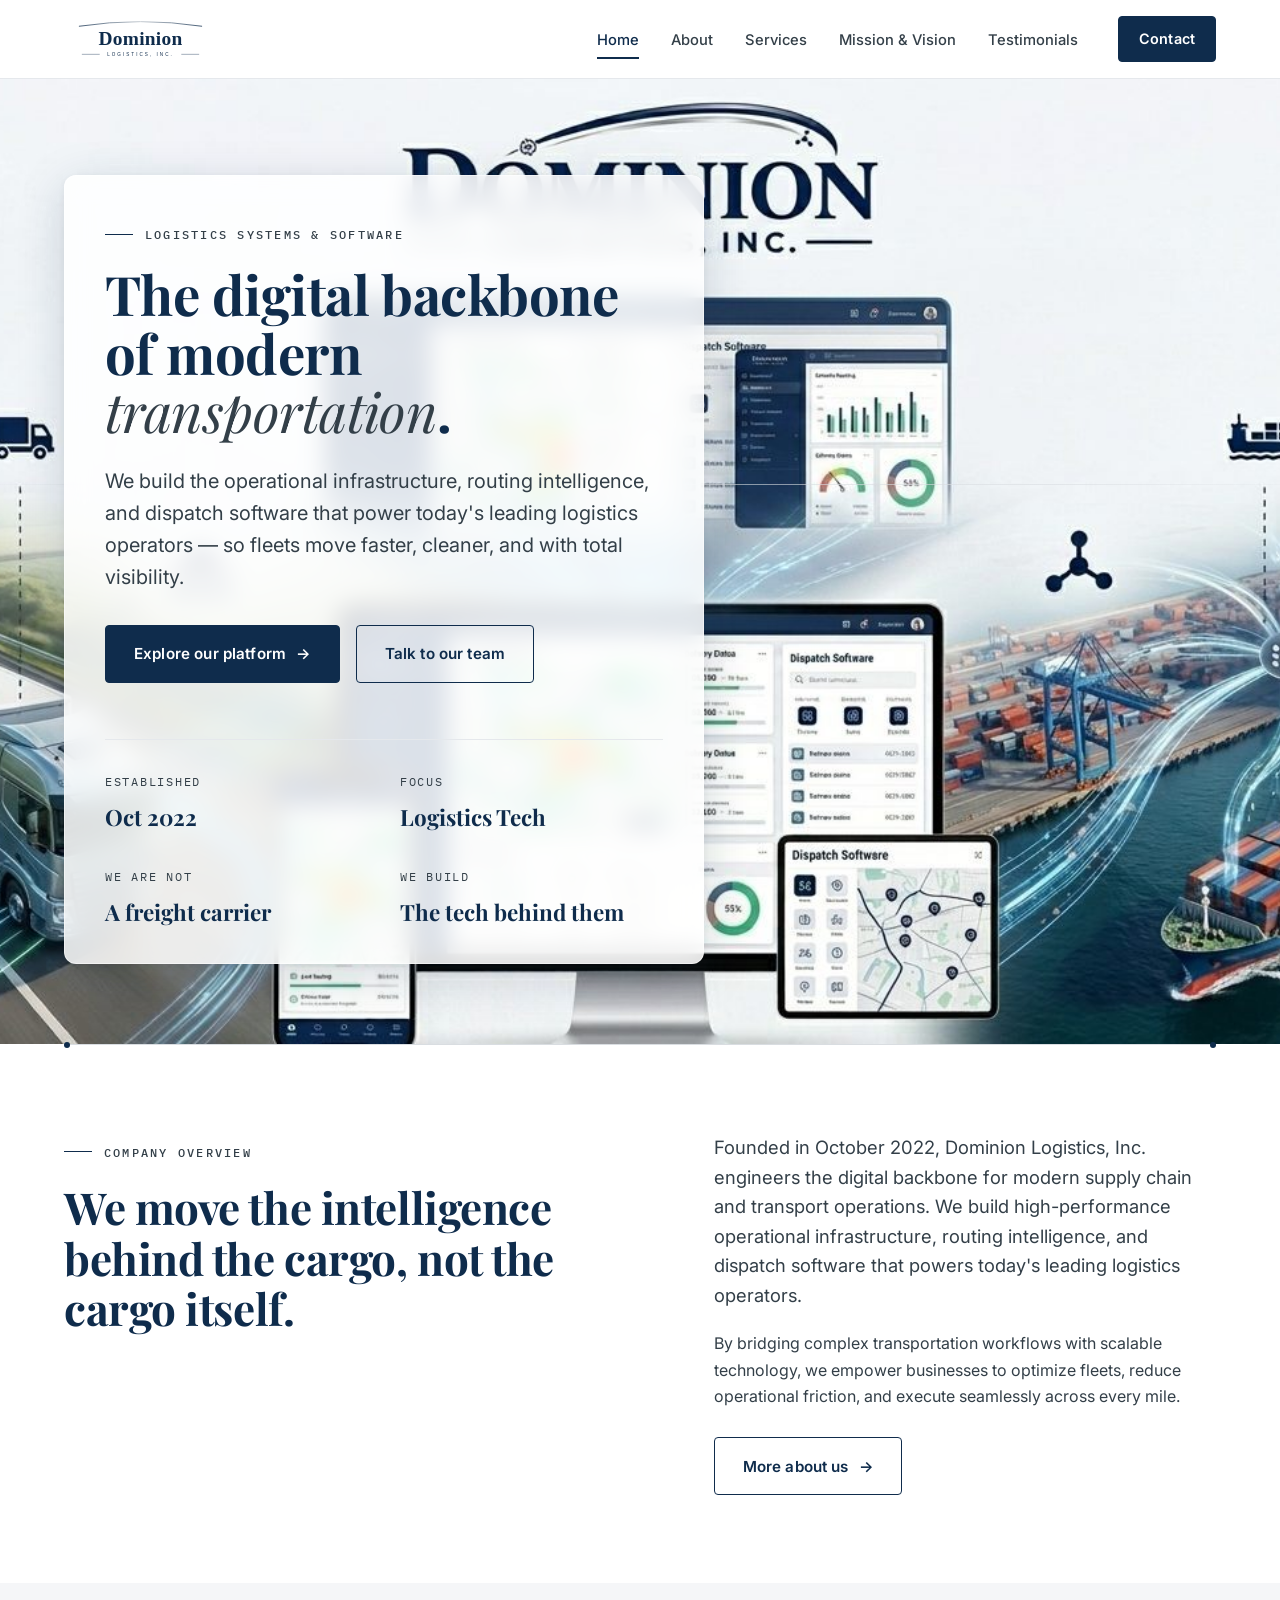
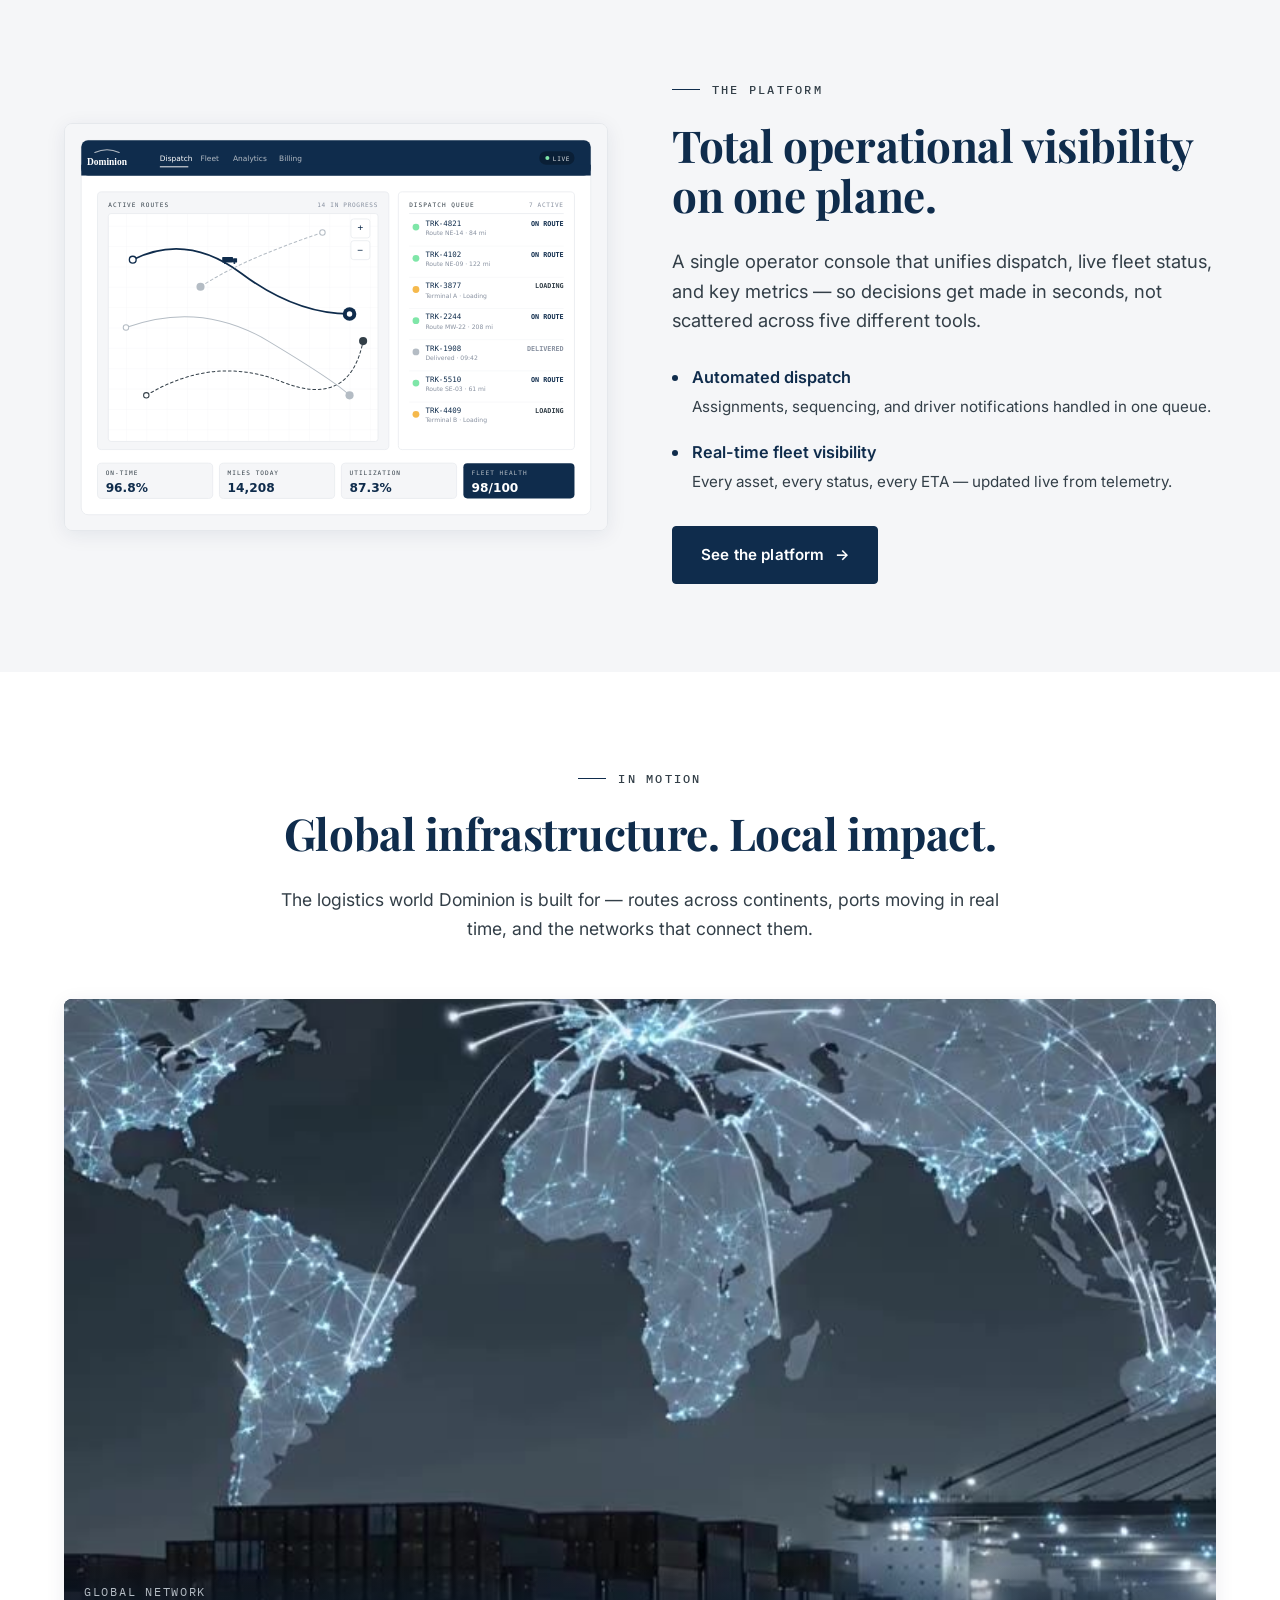
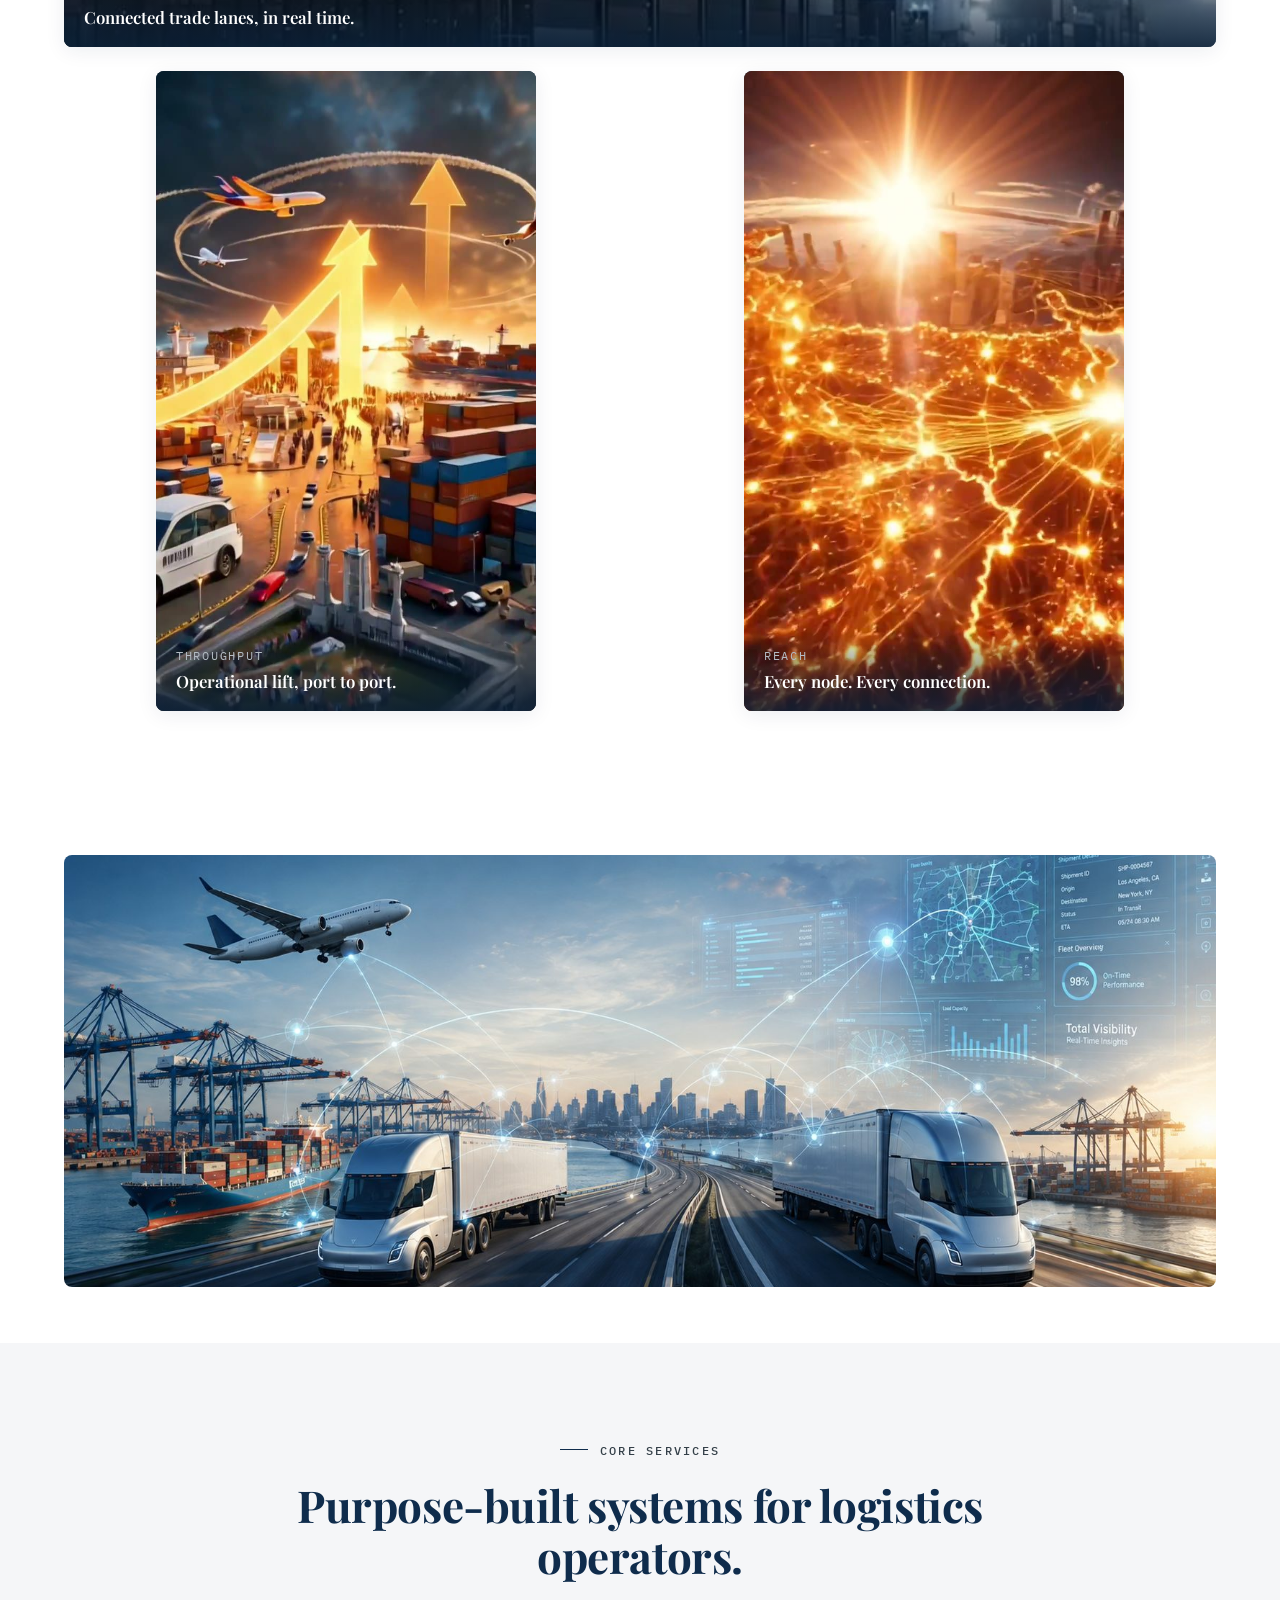
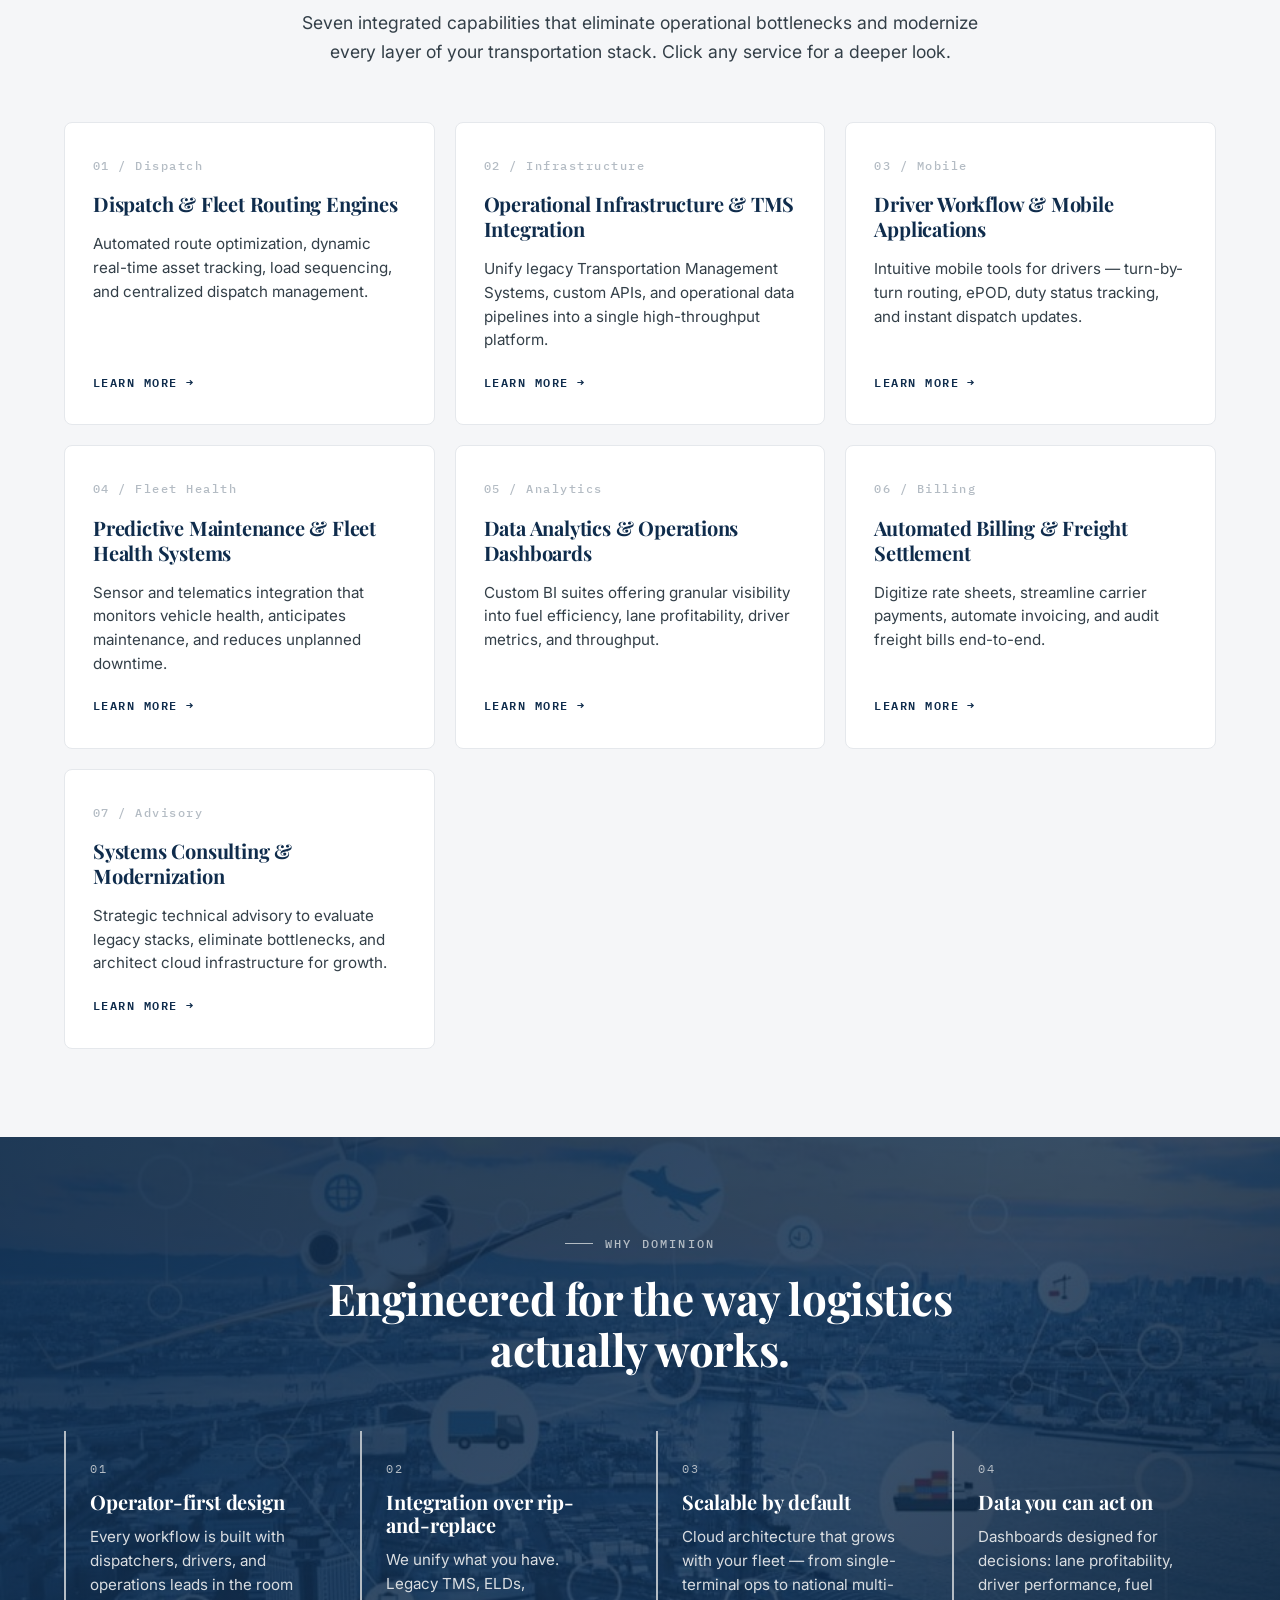
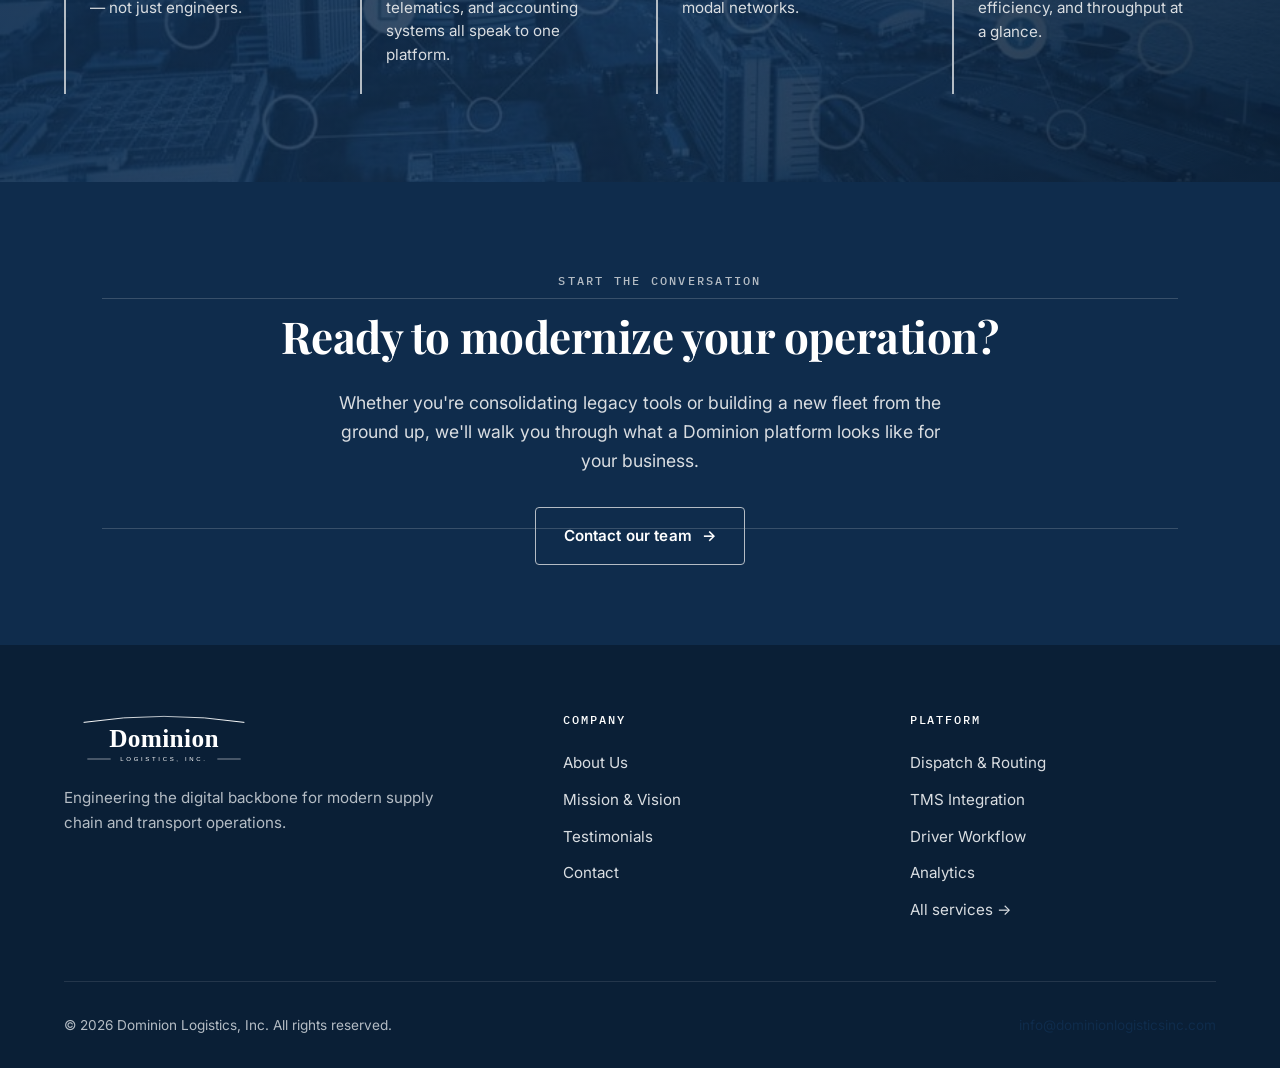
<file: index.html>
<!DOCTYPE html>
<html lang="en">
<head>
  <meta charset="UTF-8" />
  <meta name="viewport" content="width=device-width, initial-scale=1.0" />
  <meta name="description" content="Dominion Logistics, Inc. engineers the digital backbone for modern supply chain and transport operations — dispatch software, routing intelligence, and operational infrastructure for logistics operators." />
  <meta name="theme-color" content="#0F2C4C" />
  <link rel="canonical" href="https://dominionlogisticsinc.com/" />

  <!-- Open Graph / Social share -->
  <meta property="og:type" content="website" />
  <meta property="og:site_name" content="Dominion Logistics, Inc." />
  <meta property="og:title" content="Dominion Logistics, Inc. — Technology for Logistics & Transportation Operators" />
  <meta property="og:description" content="Dominion Logistics, Inc. engineers the digital backbone for modern supply chain and transport operations — dispatch software, routing intelligence, and operational infrastructure for logistics operators." />
  <meta property="og:url" content="https://dominionlogisticsinc.com/" />
  <meta property="og:image" content="https://dominionlogisticsinc.com/assets/images/hero-home.jpg" />
  <meta name="twitter:card" content="summary_large_image" />
  <meta name="twitter:title" content="Dominion Logistics, Inc. — Technology for Logistics & Transportation Operators" />
  <meta name="twitter:description" content="Dominion Logistics, Inc. engineers the digital backbone for modern supply chain and transport operations — dispatch software, routing intelligence, and operational infrastructure for logistics operators." />
  <meta name="twitter:image" content="https://dominionlogisticsinc.com/assets/images/hero-home.jpg" />

  <title>Dominion Logistics, Inc. — Technology for Logistics & Transportation Operators</title>

  <link rel="icon" type="image/svg+xml" href="assets/images/favicon.svg" />
  <link rel="preconnect" href="https://fonts.googleapis.com" />
  <link rel="preconnect" href="https://fonts.gstatic.com" crossorigin />
  <link href="https://fonts.googleapis.com/css2?family=Playfair+Display:wght@400;600;700&family=Inter:wght@400;500;600;700&family=IBM+Plex+Mono:wght@400;500&display=swap" rel="stylesheet" />
  <link rel="stylesheet" href="assets/css/styles.css" />
</head>
<body>

  <!-- ============ NAV ============ -->
  <header class="nav">
    <div class="nav__inner">
      <a href="index.html" class="nav__brand" aria-label="Dominion Logistics, Inc. — home">
        <img src="assets/images/logo.svg" alt="Dominion Logistics, Inc." />
      </a>
      <button class="nav__toggle" aria-label="Toggle navigation menu" aria-expanded="false" aria-controls="primary-nav">
        <span></span><span></span><span></span>
      </button>
      <ul class="nav__menu" id="primary-nav">
        <li><a class="nav__link" href="index.html">Home</a></li>
        <li><a class="nav__link" href="about.html">About</a></li>
        <li><a class="nav__link" href="services.html">Services</a></li>
        <li><a class="nav__link" href="mission-vision.html">Mission &amp; Vision</a></li>
        <li><a class="nav__link" href="testimonials.html">Testimonials</a></li>
        <li class="nav__cta"><a class="btn btn--primary" href="contact.html">Contact</a></li>
      </ul>
    </div>
  </header>

  <!-- ============ HERO ============ -->
  <section class="hero">
    <div class="container">
      <div class="hero__inner">
        <div class="hero__content">
          <span class="eyebrow">Logistics Systems &amp; Software</span>
          <h1 class="hero__title">The digital backbone of modern <em>transportation</em>.</h1>
          <p class="hero__lead">
            We build the operational infrastructure, routing intelligence, and dispatch software that power today's leading logistics operators — so fleets move faster, cleaner, and with total visibility.
          </p>
          <div class="hero__actions">
            <a href="services.html" class="btn btn--primary">Explore our platform <span class="btn__arrow">→</span></a>
            <a href="contact.html" class="btn btn--secondary">Talk to our team</a>
          </div>

          <div class="hero__meta">
            <div class="hero__meta-item">
              <span class="hero__meta-label">Established</span>
              <span class="hero__meta-value">Oct 2022</span>
            </div>
            <div class="hero__meta-item">
              <span class="hero__meta-label">Focus</span>
              <span class="hero__meta-value">Logistics Tech</span>
            </div>
            <div class="hero__meta-item">
              <span class="hero__meta-label">We are not</span>
              <span class="hero__meta-value">A freight carrier</span>
            </div>
            <div class="hero__meta-item">
              <span class="hero__meta-label">We build</span>
              <span class="hero__meta-value">The tech behind them</span>
            </div>
          </div>
        </div>
      </div>
    </div>
  </section>

  <div class="container"><div class="rule"></div></div>

  <!-- ============ OVERVIEW ============ -->
  <section class="section">
    <div class="container">
      <div class="two-col two-col--wide-first">
        <div>
          <span class="eyebrow">Company Overview</span>
          <h2>We move the intelligence behind the cargo, not the cargo itself.</h2>
        </div>
        <div>
          <p class="lead">
            Founded in October 2022, Dominion Logistics, Inc. engineers the digital backbone for modern supply chain and transport operations. We build high-performance operational infrastructure, routing intelligence, and dispatch software that powers today's leading logistics operators.
          </p>
          <p>
            By bridging complex transportation workflows with scalable technology, we empower businesses to optimize fleets, reduce operational friction, and execute seamlessly across every mile.
          </p>
          <p style="margin-top: 1.75rem;">
            <a href="about.html" class="btn btn--secondary">More about us <span class="btn__arrow">→</span></a>
          </p>
        </div>
      </div>
    </div>
  </section>

  <!-- ============ PLATFORM PREVIEW ============ -->
  <section class="section section--neutral">
    <div class="container">
      <div class="media-block media-block--reverse">
        <div class="media-block__text">
          <span class="eyebrow">The Platform</span>
          <h2>Total operational visibility on one plane.</h2>
          <p class="lead">
            A single operator console that unifies dispatch, live fleet status, and key metrics — so decisions get made in seconds, not scattered across five different tools.
          </p>
          <ul class="feature-list">
            <li>
              <span class="feature-list__title">Automated dispatch</span>
              <span class="feature-list__desc">Assignments, sequencing, and driver notifications handled in one queue.</span>
            </li>
            <li>
              <span class="feature-list__title">Real-time fleet visibility</span>
              <span class="feature-list__desc">Every asset, every status, every ETA — updated live from telemetry.</span>
            </li>
          </ul>
          <p style="margin-top: 2rem;">
            <a href="services.html" class="btn btn--primary">See the platform <span class="btn__arrow">→</span></a>
          </p>
        </div>
        <div class="media-block__media media-block__media--svg">
          <img src="assets/images/platform-preview.svg" alt="Dominion operator console preview showing active routes on a map, live dispatch queue with truck statuses, and key operational metrics." width="800" height="600" loading="lazy" />
        </div>
      </div>
    </div>
  </section>

  <!-- ============ IN MOTION (VIDEOS) ============ -->
  <section class="videos">
    <div class="container">
      <div class="section-head">
        <span class="eyebrow">In motion</span>
        <h2>Global infrastructure. Local impact.</h2>
        <p>The logistics world Dominion is built for — routes across continents, ports moving in real time, and the networks that connect them.</p>
      </div>
      <div class="videos-grid">
        <!-- Featured wide video (square source, letterboxed to 16:9) -->
        <div class="videos-grid__featured">
          <video
            src="assets/videos/vid-1.mp4"
            poster="assets/videos/vid-1-poster.jpg"
            autoplay muted loop playsinline preload="metadata"
            aria-label="Global shipping route network animation showing connected trade lanes across continents.">
          </video>
          <div class="video-card__caption">
            <span class="video-card__caption-eyebrow">Global network</span>
            <span class="video-card__caption-title">Connected trade lanes, in real time.</span>
          </div>
        </div>

        <!-- Pair of portrait videos -->
        <div class="videos-grid__pair">
          <div class="video-card">
            <video
              src="assets/videos/vid-2.mp4"
              poster="assets/videos/vid-2-poster.jpg"
              autoplay muted loop playsinline preload="metadata"
              aria-label="Aerial view of a bustling port with rising performance arrows showing operational growth."></video>
            <div class="video-card__caption">
              <span class="video-card__caption-eyebrow">Throughput</span>
              <span class="video-card__caption-title">Operational lift, port to port.</span>
            </div>
          </div>
          <div class="video-card">
            <video
              src="assets/videos/vid-3.mp4"
              poster="assets/videos/vid-3-poster.jpg"
              autoplay muted loop playsinline preload="metadata"
              aria-label="Fiery global network of interconnected logistics hubs viewed from orbit."></video>
            <div class="video-card__caption">
              <span class="video-card__caption-eyebrow">Reach</span>
              <span class="video-card__caption-title">Every node. Every connection.</span>
            </div>
          </div>
        </div>
      </div>
    </div>
  </section>

  <!-- ============ BANNER ============ -->
  <section class="section--tight">
    <div class="container">
      <div class="banner">
        <img src="assets/images/banner-fleet.jpg" alt="Dominion Logistics fleet moving across a highway network with live dispatch tracking and real-time visibility dashboards." width="1600" height="600" loading="lazy" />
      </div>
    </div>
  </section>

  <!-- ============ SERVICES GRID ============ -->
  <section class="section section--neutral">
    <div class="container">
      <div class="section-head">
        <span class="eyebrow">Core Services</span>
        <h2>Purpose-built systems for logistics operators.</h2>
        <p>Seven integrated capabilities that eliminate operational bottlenecks and modernize every layer of your transportation stack. Click any service for a deeper look.</p>
      </div>

      <div class="services-grid">

        <a href="services.html#dispatch-routing" class="service-card">
          <span class="service-card__number">01 / Dispatch</span>
          <h3 class="service-card__title">Dispatch &amp; Fleet Routing Engines</h3>
          <p class="service-card__desc">Automated route optimization, dynamic real-time asset tracking, load sequencing, and centralized dispatch management.</p>
          <span class="service-card__link">Learn more <span class="arrow">→</span></span>
        </a>

        <a href="services.html#tms-integration" class="service-card">
          <span class="service-card__number">02 / Infrastructure</span>
          <h3 class="service-card__title">Operational Infrastructure &amp; TMS Integration</h3>
          <p class="service-card__desc">Unify legacy Transportation Management Systems, custom APIs, and operational data pipelines into a single high-throughput platform.</p>
          <span class="service-card__link">Learn more <span class="arrow">→</span></span>
        </a>

        <a href="services.html#driver-workflow" class="service-card">
          <span class="service-card__number">03 / Mobile</span>
          <h3 class="service-card__title">Driver Workflow &amp; Mobile Applications</h3>
          <p class="service-card__desc">Intuitive mobile tools for drivers — turn-by-turn routing, ePOD, duty status tracking, and instant dispatch updates.</p>
          <span class="service-card__link">Learn more <span class="arrow">→</span></span>
        </a>

        <a href="services.html#predictive-maintenance" class="service-card">
          <span class="service-card__number">04 / Fleet Health</span>
          <h3 class="service-card__title">Predictive Maintenance &amp; Fleet Health Systems</h3>
          <p class="service-card__desc">Sensor and telematics integration that monitors vehicle health, anticipates maintenance, and reduces unplanned downtime.</p>
          <span class="service-card__link">Learn more <span class="arrow">→</span></span>
        </a>

        <a href="services.html#analytics-dashboards" class="service-card">
          <span class="service-card__number">05 / Analytics</span>
          <h3 class="service-card__title">Data Analytics &amp; Operations Dashboards</h3>
          <p class="service-card__desc">Custom BI suites offering granular visibility into fuel efficiency, lane profitability, driver metrics, and throughput.</p>
          <span class="service-card__link">Learn more <span class="arrow">→</span></span>
        </a>

        <a href="services.html#billing-settlement" class="service-card">
          <span class="service-card__number">06 / Billing</span>
          <h3 class="service-card__title">Automated Billing &amp; Freight Settlement</h3>
          <p class="service-card__desc">Digitize rate sheets, streamline carrier payments, automate invoicing, and audit freight bills end-to-end.</p>
          <span class="service-card__link">Learn more <span class="arrow">→</span></span>
        </a>

        <a href="services.html#consulting-modernization" class="service-card">
          <span class="service-card__number">07 / Advisory</span>
          <h3 class="service-card__title">Systems Consulting &amp; Modernization</h3>
          <p class="service-card__desc">Strategic technical advisory to evaluate legacy stacks, eliminate bottlenecks, and architect cloud infrastructure for growth.</p>
          <span class="service-card__link">Learn more <span class="arrow">→</span></span>
        </a>

      </div>
    </div>
  </section>

  <!-- ============ VALUE PROPS ============ -->
  <section class="section section--bg" style="background-image: url('assets/images/why-dominion.jpg');">
    <div class="container">
      <div class="section-head">
        <span class="eyebrow">Why Dominion</span>
        <h2>Engineered for the way logistics actually works.</h2>
      </div>
      <div class="values-grid">
        <div class="value">
          <span class="value__num">01</span>
          <h4 class="value__title">Operator-first design</h4>
          <p class="value__desc">Every workflow is built with dispatchers, drivers, and operations leads in the room — not just engineers.</p>
        </div>
        <div class="value">
          <span class="value__num">02</span>
          <h4 class="value__title">Integration over rip-and-replace</h4>
          <p class="value__desc">We unify what you have. Legacy TMS, ELDs, telematics, and accounting systems all speak to one platform.</p>
        </div>
        <div class="value">
          <span class="value__num">03</span>
          <h4 class="value__title">Scalable by default</h4>
          <p class="value__desc">Cloud architecture that grows with your fleet — from single-terminal ops to national multi-modal networks.</p>
        </div>
        <div class="value">
          <span class="value__num">04</span>
          <h4 class="value__title">Data you can act on</h4>
          <p class="value__desc">Dashboards designed for decisions: lane profitability, driver performance, fuel efficiency, and throughput at a glance.</p>
        </div>
      </div>
    </div>
  </section>

  <!-- ============ CTA ============ -->
  <section class="cta-section">
    <div class="container cta-section__inner">
      <span class="eyebrow" style="color: var(--silver);">Start the conversation</span>
      <h2>Ready to modernize your operation?</h2>
      <p>Whether you're consolidating legacy tools or building a new fleet from the ground up, we'll walk you through what a Dominion platform looks like for your business.</p>
      <a href="contact.html" class="btn btn--ghost">Contact our team <span class="btn__arrow">→</span></a>
    </div>
  </section>

  <!-- ============ FOOTER ============ -->
  <footer class="footer">
    <div class="container">
      <div class="footer__grid">
        <div class="footer__brand">
          <img src="assets/images/logo-white.svg" alt="Dominion Logistics, Inc." />
          <p class="footer__tagline">Engineering the digital backbone for modern supply chain and transport operations.</p>
        </div>
        <div class="footer__col">
          <h5>Company</h5>
          <ul class="footer__list">
            <li><a href="about.html">About Us</a></li>
            <li><a href="mission-vision.html">Mission &amp; Vision</a></li>
            <li><a href="testimonials.html">Testimonials</a></li>
            <li><a href="contact.html">Contact</a></li>
          </ul>
        </div>
        <div class="footer__col">
          <h5>Platform</h5>
          <ul class="footer__list">
            <li><a href="services.html#dispatch-routing">Dispatch &amp; Routing</a></li>
            <li><a href="services.html#tms-integration">TMS Integration</a></li>
            <li><a href="services.html#driver-workflow">Driver Workflow</a></li>
            <li><a href="services.html#analytics-dashboards">Analytics</a></li>
            <li><a href="services.html">All services →</a></li>
          </ul>
        </div>
      </div>
      <div class="footer__bottom">
        <span>© <span class="js-year">2026</span> Dominion Logistics, Inc. All rights reserved.</span>
        <span><a href="mailto:info@dominionlogisticsinc.com">info@dominionlogisticsinc.com</a></span>
      </div>
    </div>
  </footer>

  <script src="assets/js/main.js" defer></script>
</body>
</html>
</file>
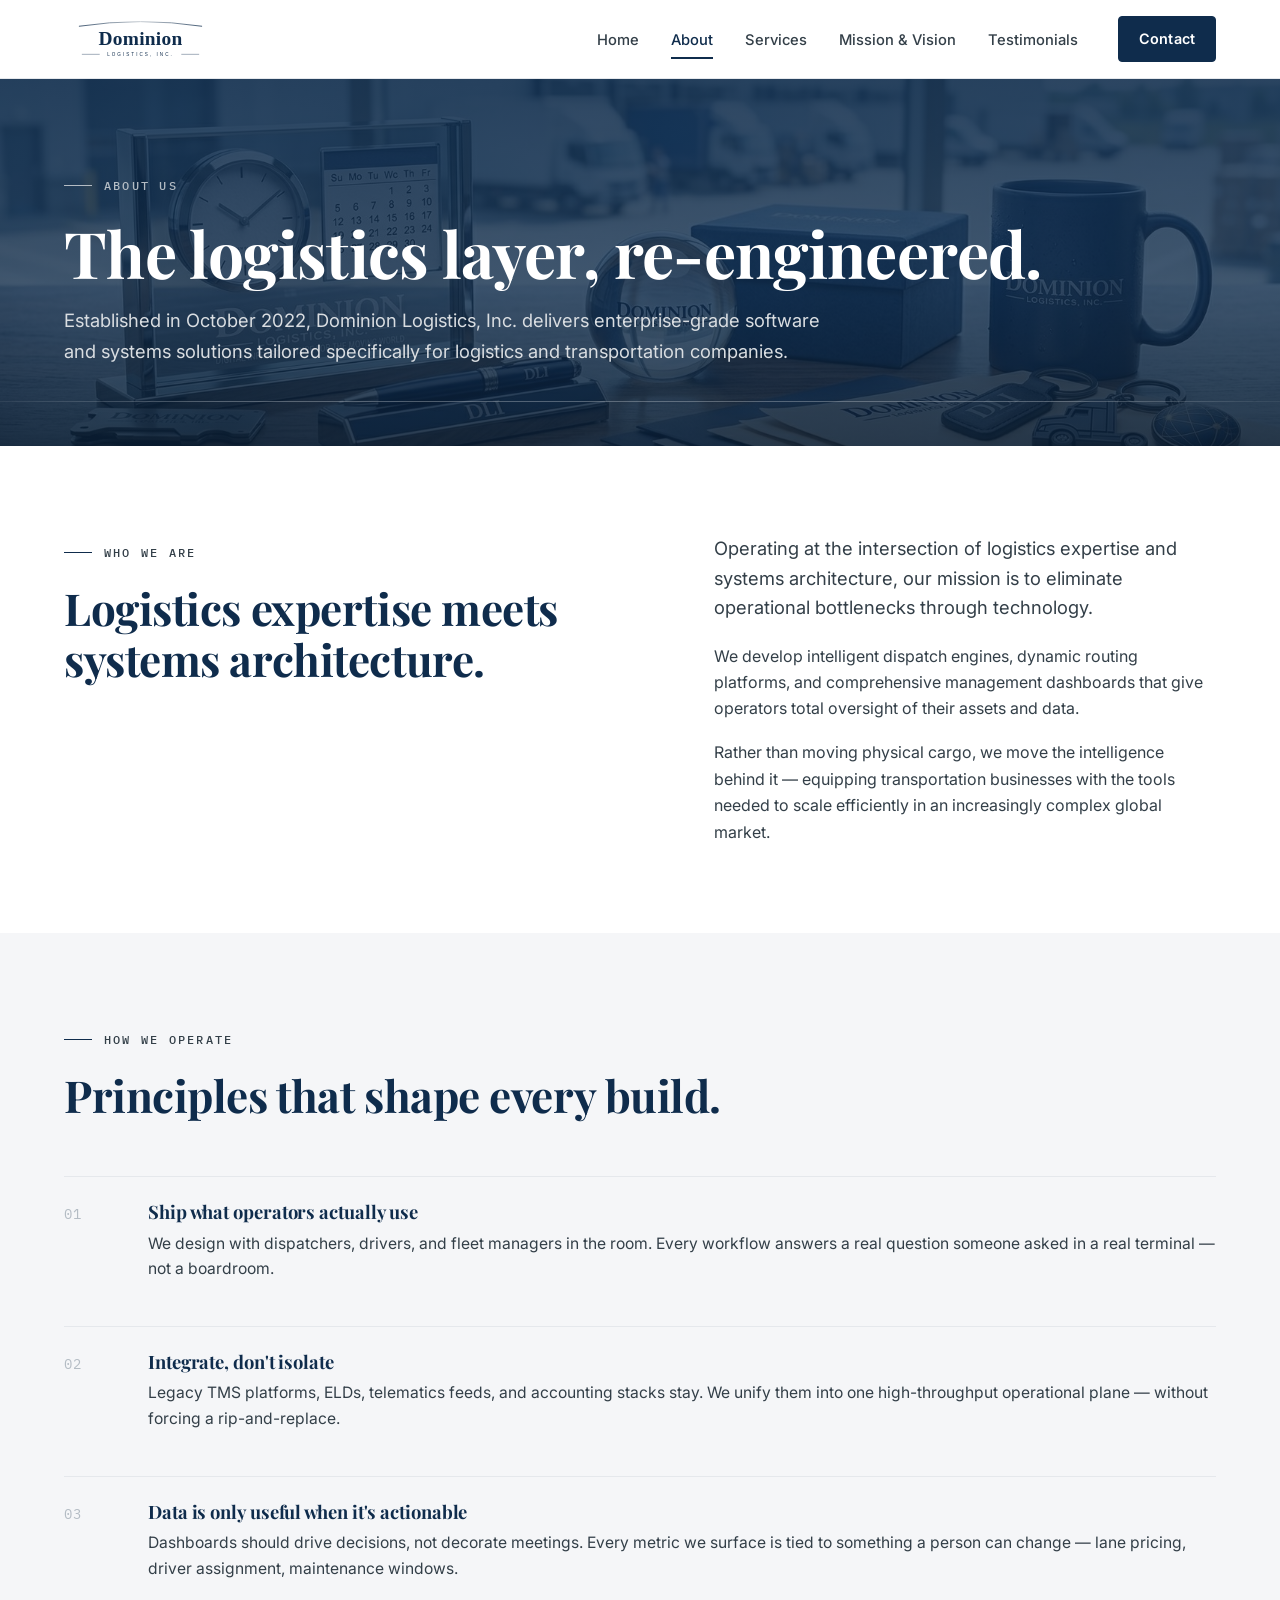
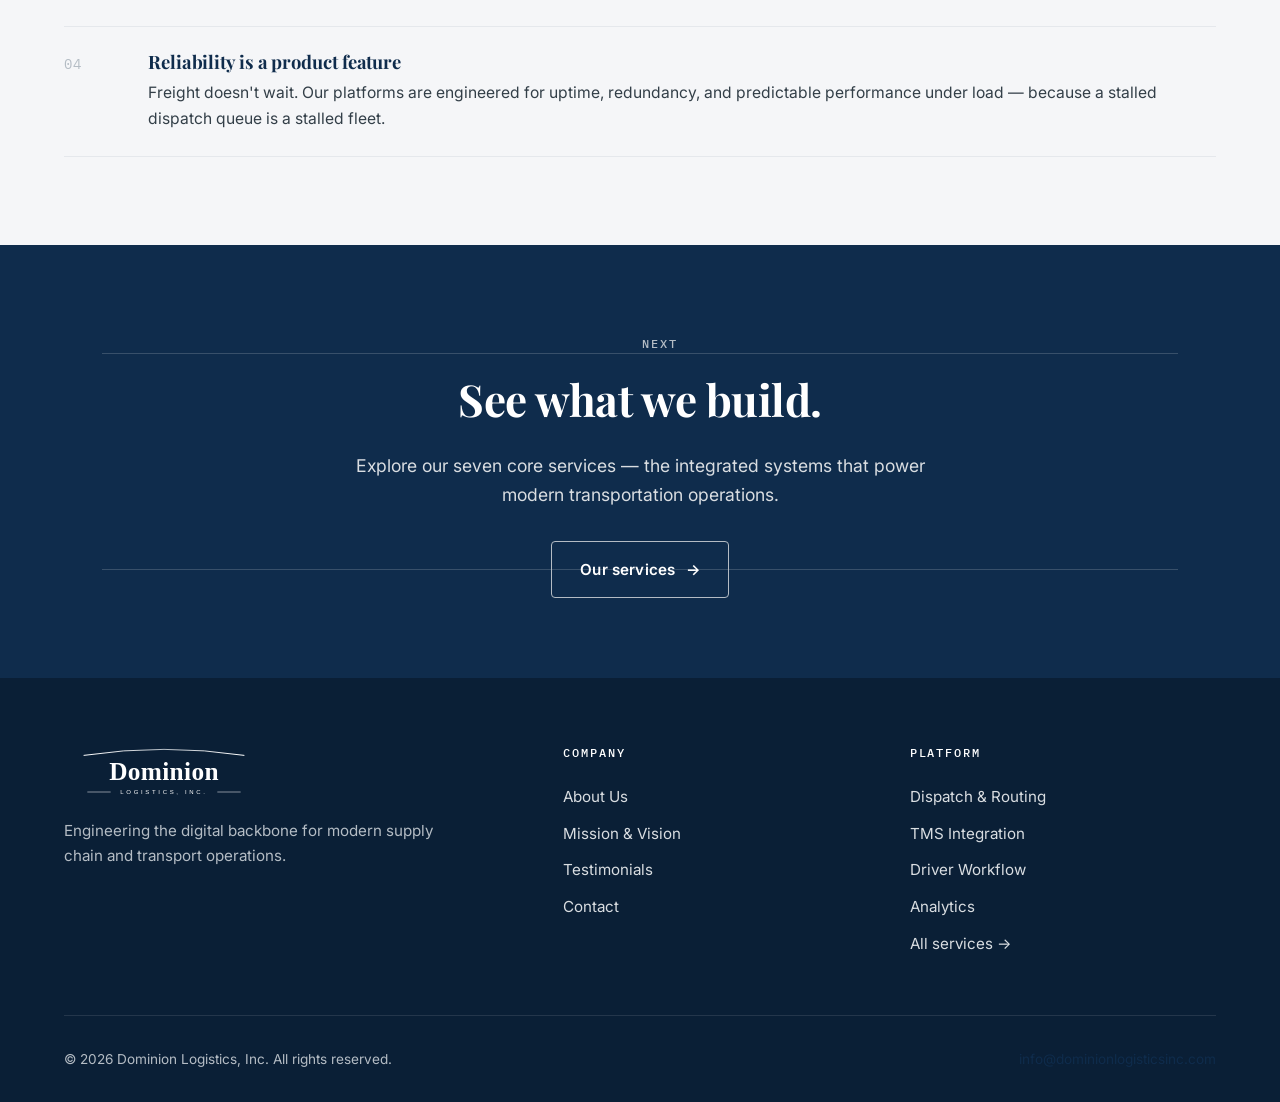
<file: about.html>
<!DOCTYPE html>
<html lang="en">
<head>
  <meta charset="UTF-8" />
  <meta name="viewport" content="width=device-width, initial-scale=1.0" />
  <meta name="description" content="About Dominion Logistics, Inc. — established October 2022, we deliver enterprise-grade software and systems solutions for logistics and transportation companies." />
  <meta name="theme-color" content="#0F2C4C" />
  <link rel="canonical" href="https://dominionlogisticsinc.com/about.html" />

  <!-- Open Graph / Social share -->
  <meta property="og:type" content="website" />
  <meta property="og:site_name" content="Dominion Logistics, Inc." />
  <meta property="og:title" content="About — Dominion Logistics, Inc." />
  <meta property="og:description" content="About Dominion Logistics, Inc. — established October 2022, we deliver enterprise-grade software and systems solutions for logistics and transportation companies." />
  <meta property="og:url" content="https://dominionlogisticsinc.com/about.html" />
  <meta property="og:image" content="https://dominionlogisticsinc.com/assets/images/hero-about.jpg" />
  <meta name="twitter:card" content="summary_large_image" />
  <meta name="twitter:title" content="About — Dominion Logistics, Inc." />
  <meta name="twitter:description" content="About Dominion Logistics, Inc. — established October 2022, we deliver enterprise-grade software and systems solutions for logistics and transportation companies." />
  <meta name="twitter:image" content="https://dominionlogisticsinc.com/assets/images/hero-about.jpg" />

  <title>About — Dominion Logistics, Inc.</title>

  <link rel="icon" type="image/svg+xml" href="assets/images/favicon.svg" />
  <link rel="preconnect" href="https://fonts.googleapis.com" />
  <link rel="preconnect" href="https://fonts.gstatic.com" crossorigin />
  <link href="https://fonts.googleapis.com/css2?family=Playfair+Display:wght@400;600;700&family=Inter:wght@400;500;600;700&family=IBM+Plex+Mono:wght@400;500&display=swap" rel="stylesheet" />
  <link rel="stylesheet" href="assets/css/styles.css" />
</head>
<body>

  <!-- ============ NAV ============ -->
  <header class="nav">
    <div class="nav__inner">
      <a href="index.html" class="nav__brand" aria-label="Dominion Logistics, Inc. — home">
        <img src="assets/images/logo.svg" alt="Dominion Logistics, Inc." />
      </a>
      <button class="nav__toggle" aria-label="Toggle navigation menu" aria-expanded="false" aria-controls="primary-nav">
        <span></span><span></span><span></span>
      </button>
      <ul class="nav__menu" id="primary-nav">
        <li><a class="nav__link" href="index.html">Home</a></li>
        <li><a class="nav__link" href="about.html">About</a></li>
        <li><a class="nav__link" href="services.html">Services</a></li>
        <li><a class="nav__link" href="mission-vision.html">Mission &amp; Vision</a></li>
        <li><a class="nav__link" href="testimonials.html">Testimonials</a></li>
        <li class="nav__cta"><a class="btn btn--primary" href="contact.html">Contact</a></li>
      </ul>
    </div>
  </header>

  <!-- ============ PAGE HEADER (full-bleed background) ============ -->
  <section class="page-header page-header--bg" style="background-image: url('assets/images/bg-about.jpg');">
    <div class="container">
      <span class="eyebrow">About Us</span>
      <h1>The logistics layer, re-engineered.</h1>
      <p>Established in October 2022, Dominion Logistics, Inc. delivers enterprise-grade software and systems solutions tailored specifically for logistics and transportation companies.</p>
    </div>
  </section>

  <!-- ============ STORY ============ -->
  <section class="section">
    <div class="container">
      <div class="two-col two-col--wide-first">
        <div>
          <span class="eyebrow">Who we are</span>
          <h2>Logistics expertise meets systems architecture.</h2>
        </div>
        <div>
          <p class="lead">
            Operating at the intersection of logistics expertise and systems architecture, our mission is to eliminate operational bottlenecks through technology.
          </p>
          <p>
            We develop intelligent dispatch engines, dynamic routing platforms, and comprehensive management dashboards that give operators total oversight of their assets and data.
          </p>
          <p>
            Rather than moving physical cargo, we move the intelligence behind it — equipping transportation businesses with the tools needed to scale efficiently in an increasingly complex global market.
          </p>
        </div>
      </div>
    </div>
  </section>

  <!-- ============ PRINCIPLES ============ -->
  <section class="section section--neutral">
    <div class="container">
      <div class="section-head section-head--left">
        <span class="eyebrow">How we operate</span>
        <h2>Principles that shape every build.</h2>
      </div>
      <ol class="principles">
        <li class="principle">
          <span class="principle__num">01</span>
          <div class="principle__body">
            <h4>Ship what operators actually use</h4>
            <p>We design with dispatchers, drivers, and fleet managers in the room. Every workflow answers a real question someone asked in a real terminal — not a boardroom.</p>
          </div>
        </li>
        <li class="principle">
          <span class="principle__num">02</span>
          <div class="principle__body">
            <h4>Integrate, don't isolate</h4>
            <p>Legacy TMS platforms, ELDs, telematics feeds, and accounting stacks stay. We unify them into one high-throughput operational plane — without forcing a rip-and-replace.</p>
          </div>
        </li>
        <li class="principle">
          <span class="principle__num">03</span>
          <div class="principle__body">
            <h4>Data is only useful when it's actionable</h4>
            <p>Dashboards should drive decisions, not decorate meetings. Every metric we surface is tied to something a person can change — lane pricing, driver assignment, maintenance windows.</p>
          </div>
        </li>
        <li class="principle">
          <span class="principle__num">04</span>
          <div class="principle__body">
            <h4>Reliability is a product feature</h4>
            <p>Freight doesn't wait. Our platforms are engineered for uptime, redundancy, and predictable performance under load — because a stalled dispatch queue is a stalled fleet.</p>
          </div>
        </li>
      </ol>
    </div>
  </section>

  <!-- ============ CTA ============ -->
  <section class="cta-section">
    <div class="container cta-section__inner">
      <span class="eyebrow" style="color: var(--silver);">Next</span>
      <h2>See what we build.</h2>
      <p>Explore our seven core services — the integrated systems that power modern transportation operations.</p>
      <a href="services.html" class="btn btn--ghost">Our services <span class="btn__arrow">→</span></a>
    </div>
  </section>

  <!-- ============ FOOTER ============ -->
  <footer class="footer">
    <div class="container">
      <div class="footer__grid">
        <div class="footer__brand">
          <img src="assets/images/logo-white.svg" alt="Dominion Logistics, Inc." />
          <p class="footer__tagline">Engineering the digital backbone for modern supply chain and transport operations.</p>
        </div>
        <div class="footer__col">
          <h5>Company</h5>
          <ul class="footer__list">
            <li><a href="about.html">About Us</a></li>
            <li><a href="mission-vision.html">Mission &amp; Vision</a></li>
            <li><a href="testimonials.html">Testimonials</a></li>
            <li><a href="contact.html">Contact</a></li>
          </ul>
        </div>
        <div class="footer__col">
          <h5>Platform</h5>
          <ul class="footer__list">
            <li><a href="services.html#dispatch-routing">Dispatch &amp; Routing</a></li>
            <li><a href="services.html#tms-integration">TMS Integration</a></li>
            <li><a href="services.html#driver-workflow">Driver Workflow</a></li>
            <li><a href="services.html#analytics-dashboards">Analytics</a></li>
            <li><a href="services.html">All services →</a></li>
          </ul>
        </div>
      </div>
      <div class="footer__bottom">
        <span>© <span class="js-year">2026</span> Dominion Logistics, Inc. All rights reserved.</span>
        <span><a href="mailto:info@dominionlogisticsinc.com">info@dominionlogisticsinc.com</a></span>
      </div>
    </div>
  </footer>

  <script src="assets/js/main.js" defer></script>
</body>
</html>
</file>
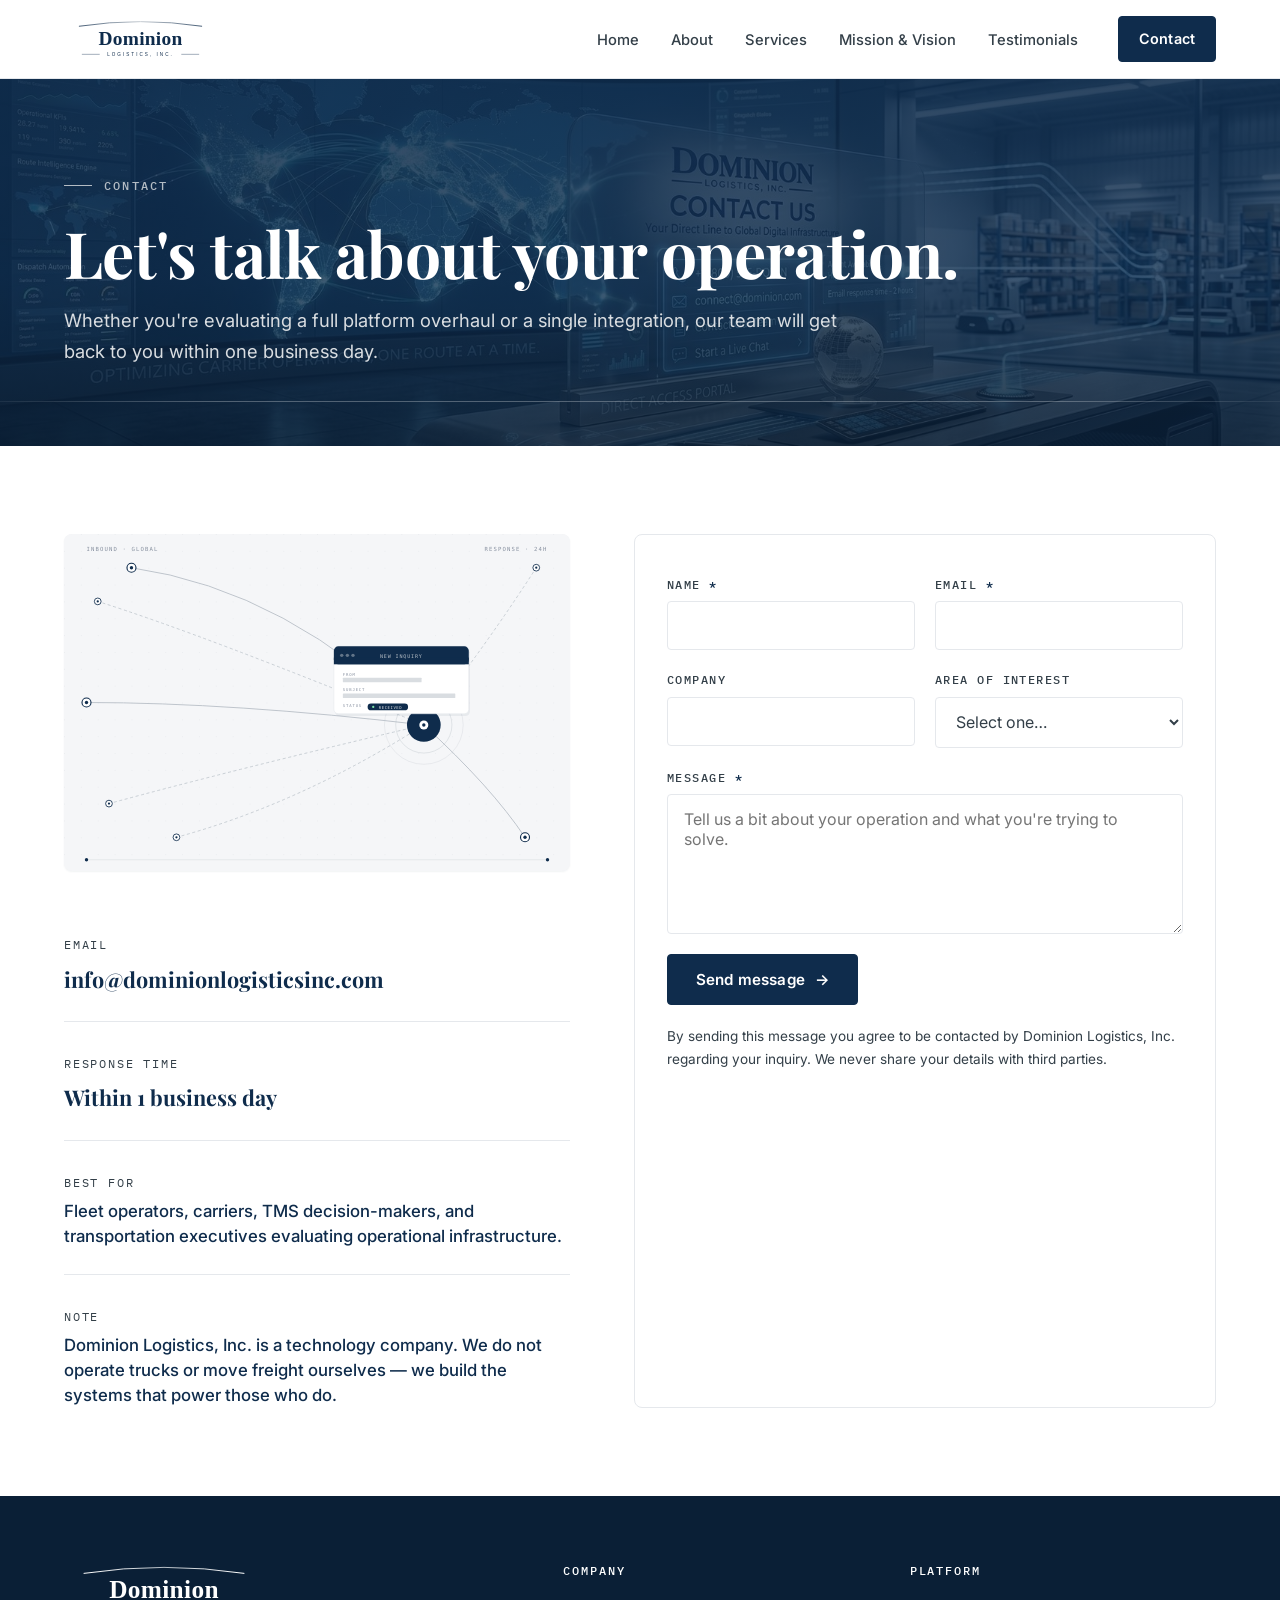
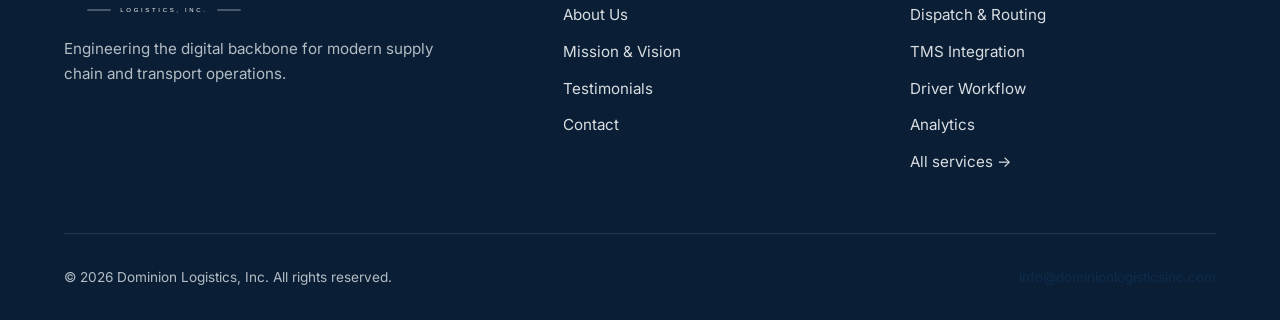
<file: contact.html>
<!DOCTYPE html>
<html lang="en">
<head>
  <meta charset="UTF-8" />
  <meta name="viewport" content="width=device-width, initial-scale=1.0" />
  <meta name="description" content="Contact Dominion Logistics, Inc. — email info@dominionlogisticsinc.com or use our contact form to start a conversation about your logistics technology needs." />
  <meta name="theme-color" content="#0F2C4C" />
  <link rel="canonical" href="https://dominionlogisticsinc.com/contact.html" />

  <!-- Open Graph / Social share -->
  <meta property="og:type" content="website" />
  <meta property="og:site_name" content="Dominion Logistics, Inc." />
  <meta property="og:title" content="Contact — Dominion Logistics, Inc." />
  <meta property="og:description" content="Contact Dominion Logistics, Inc. — email info@dominionlogisticsinc.com or use our contact form to start a conversation about your logistics technology needs." />
  <meta property="og:url" content="https://dominionlogisticsinc.com/contact.html" />
  <meta property="og:image" content="https://dominionlogisticsinc.com/assets/images/hero-contact.jpg" />
  <meta name="twitter:card" content="summary_large_image" />
  <meta name="twitter:title" content="Contact — Dominion Logistics, Inc." />
  <meta name="twitter:description" content="Contact Dominion Logistics, Inc. — email info@dominionlogisticsinc.com or use our contact form to start a conversation about your logistics technology needs." />
  <meta name="twitter:image" content="https://dominionlogisticsinc.com/assets/images/hero-contact.jpg" />

  <title>Contact — Dominion Logistics, Inc.</title>

  <link rel="icon" type="image/svg+xml" href="assets/images/favicon.svg" />
  <link rel="preconnect" href="https://fonts.googleapis.com" />
  <link rel="preconnect" href="https://fonts.gstatic.com" crossorigin />
  <link href="https://fonts.googleapis.com/css2?family=Playfair+Display:wght@400;600;700&family=Inter:wght@400;500;600;700&family=IBM+Plex+Mono:wght@400;500&display=swap" rel="stylesheet" />
  <link rel="stylesheet" href="assets/css/styles.css" />
</head>
<body>

  <!-- ============ NAV ============ -->
  <header class="nav">
    <div class="nav__inner">
      <a href="index.html" class="nav__brand" aria-label="Dominion Logistics, Inc. — home">
        <img src="assets/images/logo.svg" alt="Dominion Logistics, Inc." />
      </a>
      <button class="nav__toggle" aria-label="Toggle navigation menu" aria-expanded="false" aria-controls="primary-nav">
        <span></span><span></span><span></span>
      </button>
      <ul class="nav__menu" id="primary-nav">
        <li><a class="nav__link" href="index.html">Home</a></li>
        <li><a class="nav__link" href="about.html">About</a></li>
        <li><a class="nav__link" href="services.html">Services</a></li>
        <li><a class="nav__link" href="mission-vision.html">Mission &amp; Vision</a></li>
        <li><a class="nav__link" href="testimonials.html">Testimonials</a></li>
        <li class="nav__cta"><a class="btn btn--primary" href="contact.html">Contact</a></li>
      </ul>
    </div>
  </header>

  <!-- ============ PAGE HEADER (full-bleed background) ============ -->
  <section class="page-header page-header--bg" style="background-image: url('assets/images/bg-contact.jpg');">
    <div class="container">
      <span class="eyebrow">Contact</span>
      <h1>Let's talk about your operation.</h1>
      <p>Whether you're evaluating a full platform overhaul or a single integration, our team will get back to you within one business day.</p>
    </div>
  </section>

  <!-- ============ CONTACT GRID ============ -->
  <section class="section">
    <div class="container">
      <div class="contact-grid">

        <!-- Left column — contact info -->
        <div class="contact-info">
          <div class="contact-hero">
            <img src="assets/images/hero-contact.svg" alt="Abstract routing network with waypoints converging on a destination pin, alongside an inbound message card representing a new inquiry." width="900" height="600" />
          </div>
          <div class="contact-info__item">
            <span class="contact-info__label">Email</span>
            <span class="contact-info__value">
              <a href="mailto:info@dominionlogisticsinc.com">info@dominionlogisticsinc.com</a>
            </span>
          </div>
          <div class="contact-info__item">
            <span class="contact-info__label">Response time</span>
            <span class="contact-info__value">Within 1 business day</span>
          </div>
          <div class="contact-info__item">
            <span class="contact-info__label">Best for</span>
            <span class="contact-info__value" style="font-size: 1.05rem; font-family: var(--font-body); font-weight: 500; line-height: 1.5;">
              Fleet operators, carriers, TMS decision-makers, and transportation executives evaluating operational infrastructure.
            </span>
          </div>
          <div class="contact-info__item">
            <span class="contact-info__label">Note</span>
            <span class="contact-info__value" style="font-size: 1.05rem; font-family: var(--font-body); font-weight: 500; line-height: 1.5;">
              Dominion Logistics, Inc. is a technology company. We do not operate trucks or move freight ourselves — we build the systems that power those who do.
            </span>
          </div>
        </div>

        <!-- Right column — form -->
        <form class="form js-contact-form" novalidate>
          <div class="form__row">
            <div class="form__field">
              <label class="form__label" for="name">Name <span class="required">*</span></label>
              <input class="form__input" type="text" id="name" name="name" required autocomplete="name" />
            </div>
            <div class="form__field">
              <label class="form__label" for="email">Email <span class="required">*</span></label>
              <input class="form__input" type="email" id="email" name="email" required autocomplete="email" />
            </div>
          </div>

          <div class="form__row">
            <div class="form__field">
              <label class="form__label" for="company">Company</label>
              <input class="form__input" type="text" id="company" name="company" autocomplete="organization" />
            </div>
            <div class="form__field">
              <label class="form__label" for="interest">Area of interest</label>
              <select class="form__select" id="interest" name="interest">
                <option value="">Select one…</option>
                <option value="Dispatch &amp; Fleet Routing">Dispatch &amp; Fleet Routing</option>
                <option value="TMS Integration">TMS Integration</option>
                <option value="Driver Workflow &amp; Mobile">Driver Workflow &amp; Mobile</option>
                <option value="Predictive Maintenance">Predictive Maintenance</option>
                <option value="Analytics &amp; Dashboards">Analytics &amp; Dashboards</option>
                <option value="Billing &amp; Settlement">Billing &amp; Settlement</option>
                <option value="Consulting &amp; Modernization">Consulting &amp; Modernization</option>
                <option value="Something else">Something else</option>
              </select>
            </div>
          </div>

          <div class="form__field">
            <label class="form__label" for="message">Message <span class="required">*</span></label>
            <textarea class="form__textarea" id="message" name="message" required placeholder="Tell us a bit about your operation and what you're trying to solve."></textarea>
          </div>

          <div class="form__status" role="status" aria-live="polite"></div>

          <div>
            <button type="submit" class="btn btn--primary">Send message <span class="btn__arrow">→</span></button>
          </div>

          <p class="form__note">
            By sending this message you agree to be contacted by Dominion Logistics, Inc. regarding your inquiry. We never share your details with third parties.
          </p>
        </form>

      </div>
    </div>
  </section>

  <!-- ============ FOOTER ============ -->
  <footer class="footer">
    <div class="container">
      <div class="footer__grid">
        <div class="footer__brand">
          <img src="assets/images/logo-white.svg" alt="Dominion Logistics, Inc." />
          <p class="footer__tagline">Engineering the digital backbone for modern supply chain and transport operations.</p>
        </div>
        <div class="footer__col">
          <h5>Company</h5>
          <ul class="footer__list">
            <li><a href="about.html">About Us</a></li>
            <li><a href="mission-vision.html">Mission &amp; Vision</a></li>
            <li><a href="testimonials.html">Testimonials</a></li>
            <li><a href="contact.html">Contact</a></li>
          </ul>
        </div>
        <div class="footer__col">
          <h5>Platform</h5>
          <ul class="footer__list">
            <li><a href="services.html#dispatch-routing">Dispatch &amp; Routing</a></li>
            <li><a href="services.html#tms-integration">TMS Integration</a></li>
            <li><a href="services.html#driver-workflow">Driver Workflow</a></li>
            <li><a href="services.html#analytics-dashboards">Analytics</a></li>
            <li><a href="services.html">All services →</a></li>
          </ul>
        </div>
      </div>
      <div class="footer__bottom">
        <span>© <span class="js-year">2026</span> Dominion Logistics, Inc. All rights reserved.</span>
        <span><a href="mailto:info@dominionlogisticsinc.com">info@dominionlogisticsinc.com</a></span>
      </div>
    </div>
  </footer>

  <script src="assets/js/main.js" defer></script>
</body>
</html>
</file>
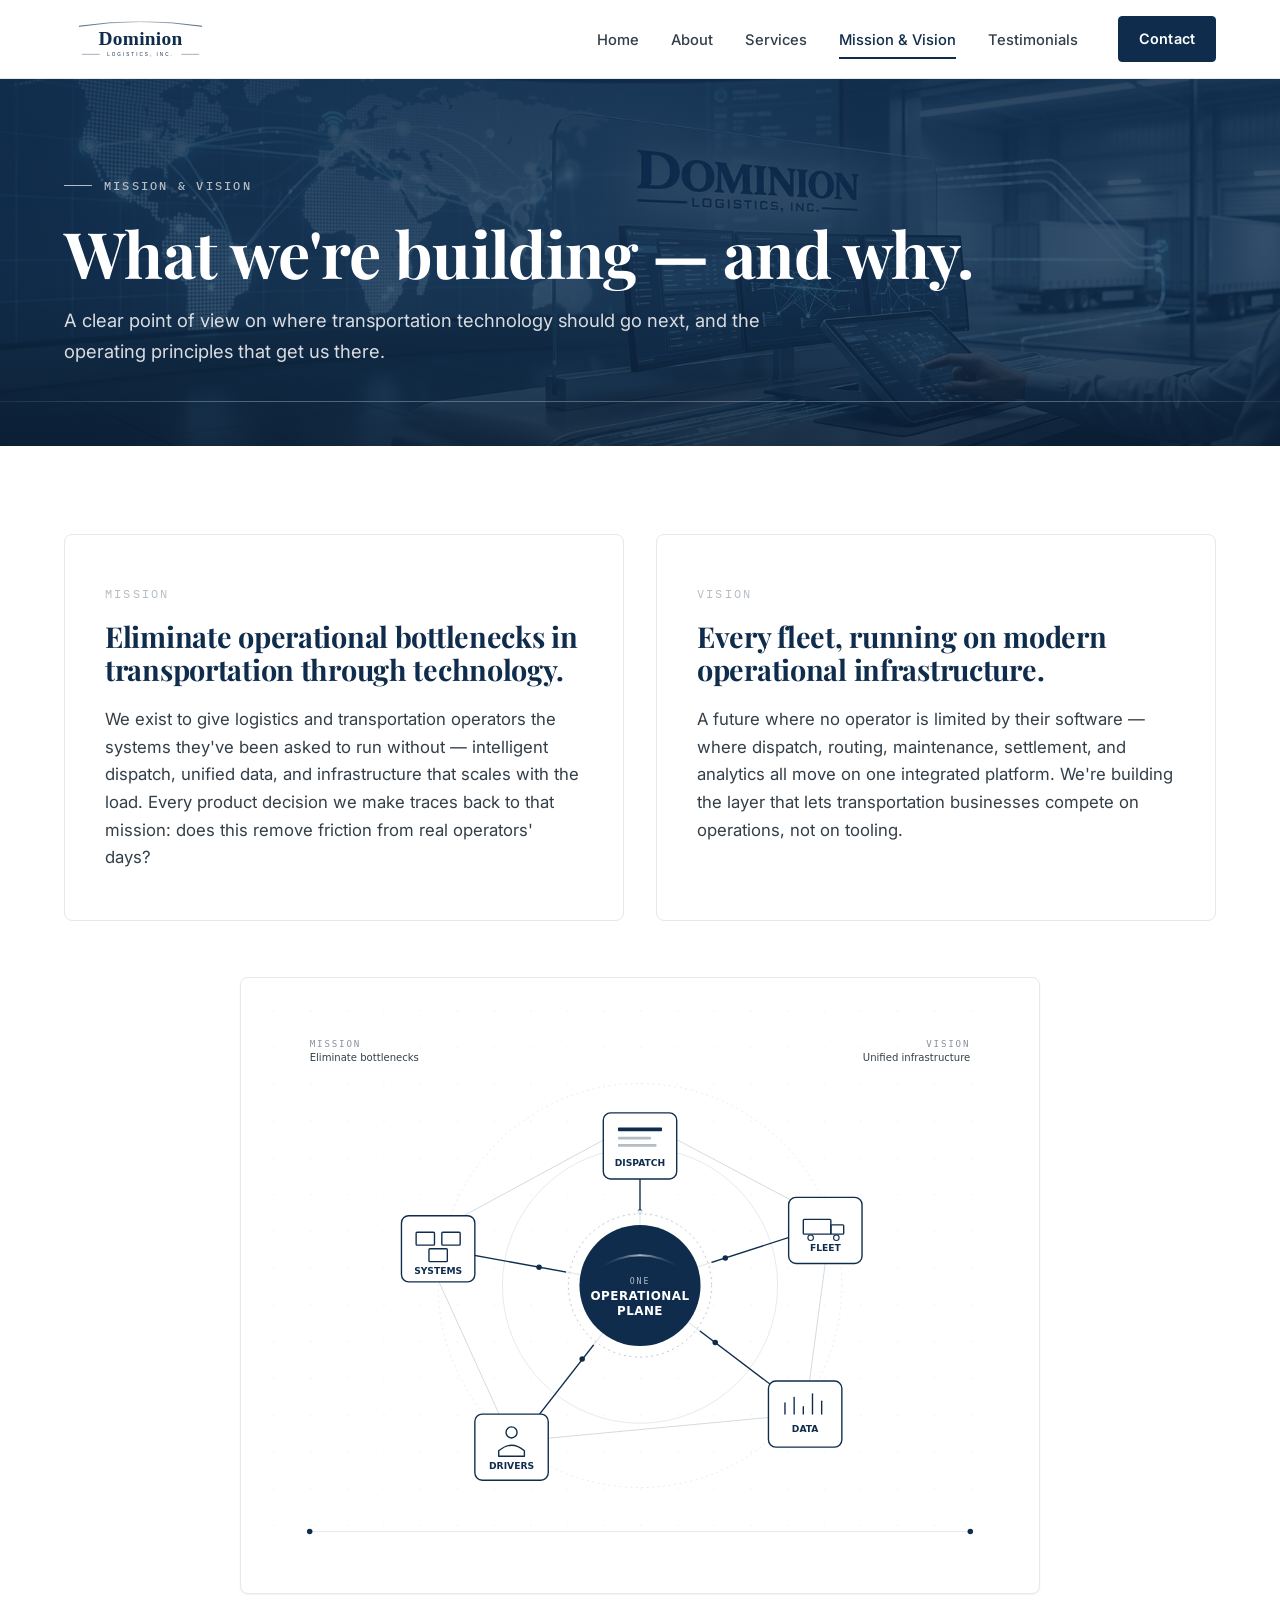
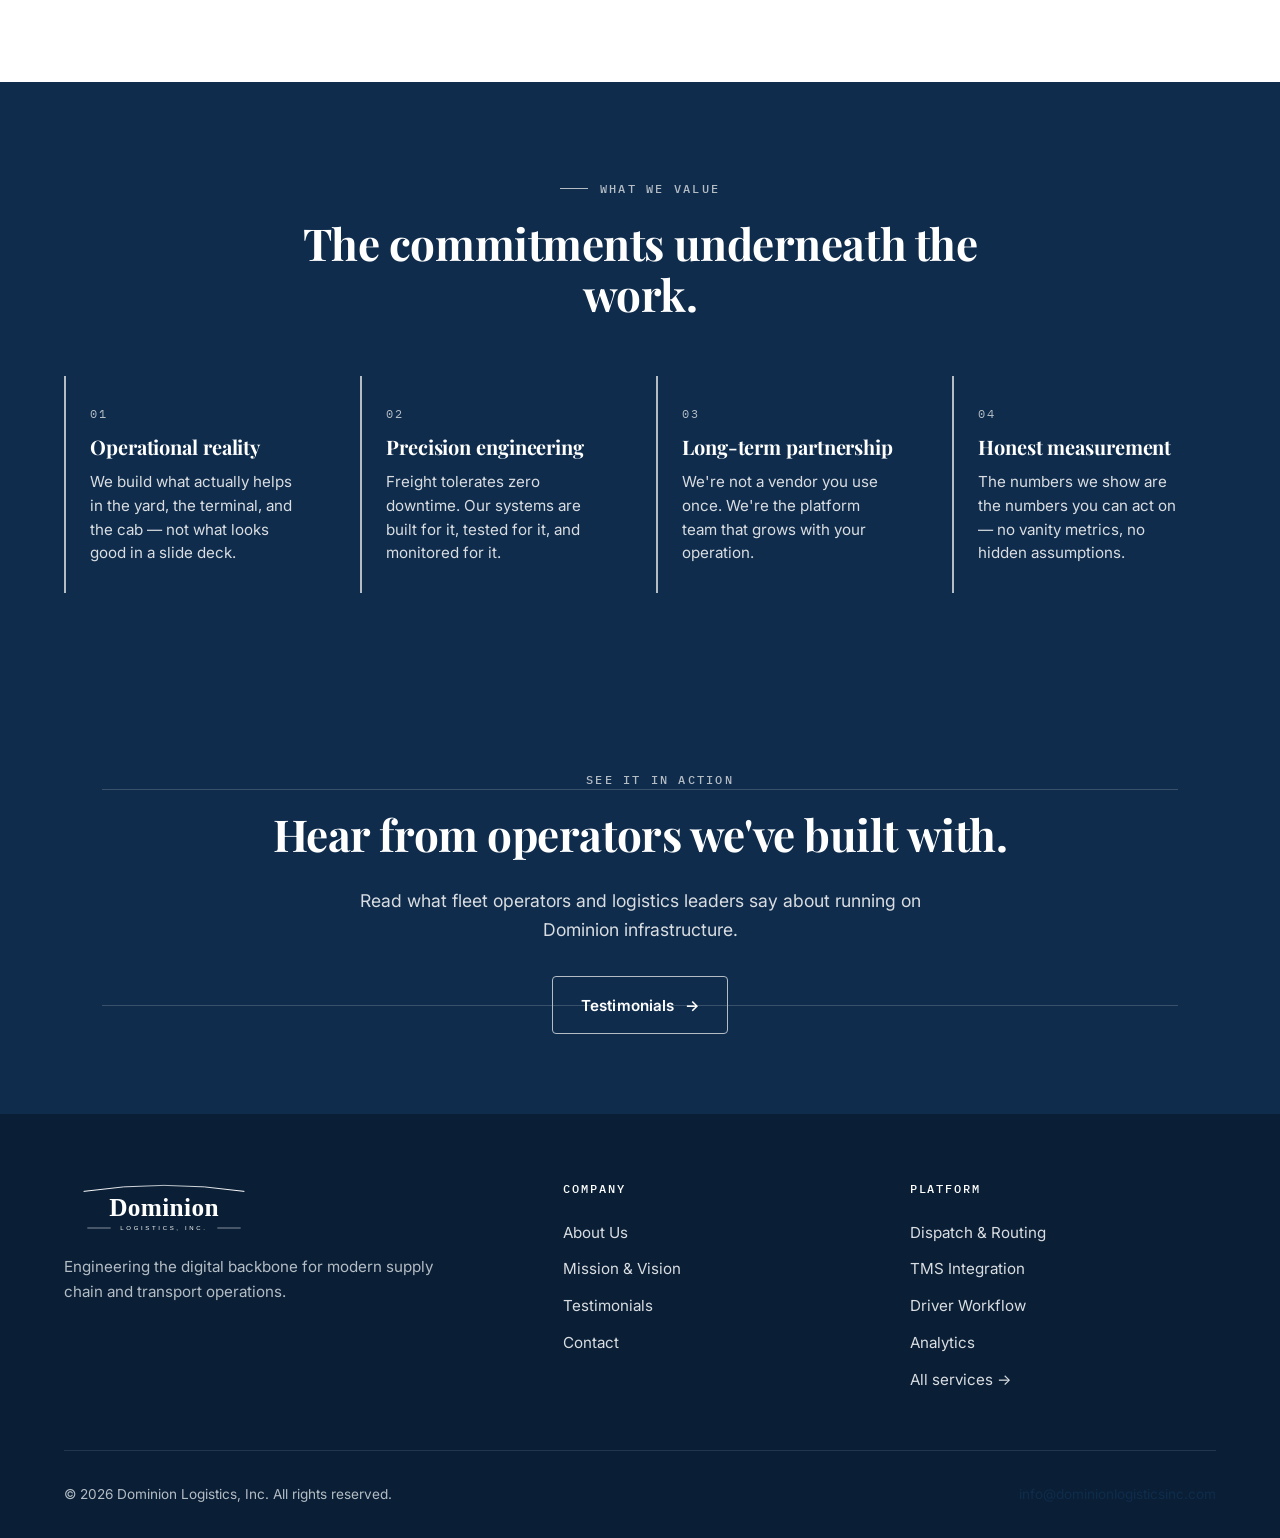
<file: mission-vision.html>
<!DOCTYPE html>
<html lang="en">
<head>
  <meta charset="UTF-8" />
  <meta name="viewport" content="width=device-width, initial-scale=1.0" />
  <meta name="description" content="Dominion Logistics mission and vision — eliminating operational bottlenecks in transportation through intelligent systems and modern infrastructure." />
  <meta name="theme-color" content="#0F2C4C" />
  <link rel="canonical" href="https://dominionlogisticsinc.com/mission-vision.html" />

  <!-- Open Graph / Social share -->
  <meta property="og:type" content="website" />
  <meta property="og:site_name" content="Dominion Logistics, Inc." />
  <meta property="og:title" content="Mission & Vision — Dominion Logistics, Inc." />
  <meta property="og:description" content="Dominion Logistics mission and vision — eliminating operational bottlenecks in transportation through intelligent systems and modern infrastructure." />
  <meta property="og:url" content="https://dominionlogisticsinc.com/mission-vision.html" />
  <meta property="og:image" content="https://dominionlogisticsinc.com/assets/images/hero-home.jpg" />
  <meta name="twitter:card" content="summary_large_image" />
  <meta name="twitter:title" content="Mission & Vision — Dominion Logistics, Inc." />
  <meta name="twitter:description" content="Dominion Logistics mission and vision — eliminating operational bottlenecks in transportation through intelligent systems and modern infrastructure." />
  <meta name="twitter:image" content="https://dominionlogisticsinc.com/assets/images/hero-home.jpg" />

  <title>Mission &amp; Vision — Dominion Logistics, Inc.</title>

  <link rel="icon" type="image/svg+xml" href="assets/images/favicon.svg" />
  <link rel="preconnect" href="https://fonts.googleapis.com" />
  <link rel="preconnect" href="https://fonts.gstatic.com" crossorigin />
  <link href="https://fonts.googleapis.com/css2?family=Playfair+Display:wght@400;600;700&family=Inter:wght@400;500;600;700&family=IBM+Plex+Mono:wght@400;500&display=swap" rel="stylesheet" />
  <link rel="stylesheet" href="assets/css/styles.css" />
</head>
<body>

  <!-- ============ NAV ============ -->
  <header class="nav">
    <div class="nav__inner">
      <a href="index.html" class="nav__brand" aria-label="Dominion Logistics, Inc. — home">
        <img src="assets/images/logo.svg" alt="Dominion Logistics, Inc." />
      </a>
      <button class="nav__toggle" aria-label="Toggle navigation menu" aria-expanded="false" aria-controls="primary-nav">
        <span></span><span></span><span></span>
      </button>
      <ul class="nav__menu" id="primary-nav">
        <li><a class="nav__link" href="index.html">Home</a></li>
        <li><a class="nav__link" href="about.html">About</a></li>
        <li><a class="nav__link" href="services.html">Services</a></li>
        <li><a class="nav__link" href="mission-vision.html">Mission &amp; Vision</a></li>
        <li><a class="nav__link" href="testimonials.html">Testimonials</a></li>
        <li class="nav__cta"><a class="btn btn--primary" href="contact.html">Contact</a></li>
      </ul>
    </div>
  </header>

  <!-- ============ PAGE HEADER (full-bleed background) ============ -->
  <section class="page-header page-header--bg" style="background-image: url('assets/images/bg-mission-vision.jpg');">
    <div class="container">
      <span class="eyebrow">Mission &amp; Vision</span>
      <h1>What we're building — and why.</h1>
      <p>A clear point of view on where transportation technology should go next, and the operating principles that get us there.</p>
    </div>
  </section>

  <!-- ============ MISSION + VISION CARDS ============ -->
  <section class="section">
    <div class="container">
      <div class="mv-grid">
        <div class="mv-card">
          <div class="mv-card__label">Mission</div>
          <h3>Eliminate operational bottlenecks in transportation through technology.</h3>
          <p>
            We exist to give logistics and transportation operators the systems they've been asked to run without — intelligent dispatch, unified data, and infrastructure that scales with the load. Every product decision we make traces back to that mission: does this remove friction from real operators' days?
          </p>
        </div>
        <div class="mv-card">
          <div class="mv-card__label">Vision</div>
          <h3>Every fleet, running on modern operational infrastructure.</h3>
          <p>
            A future where no operator is limited by their software — where dispatch, routing, maintenance, settlement, and analytics all move on one integrated platform. We're building the layer that lets transportation businesses compete on operations, not on tooling.
          </p>
        </div>
      </div>

      <!-- Constellation graphic -->
      <div class="mv-graphic">
        <img src="assets/images/mission-vision-graphic.svg" alt="Constellation of interconnected fleet operations — Dispatch, Fleet, Data, Drivers, and Systems — converging on one central Operational Plane." width="800" height="600" loading="lazy" />
      </div>
    </div>
  </section>

  <!-- ============ VALUES ============ -->
  <section class="section section--dark">
    <div class="container">
      <div class="section-head">
        <span class="eyebrow">What we value</span>
        <h2>The commitments underneath the work.</h2>
      </div>
      <div class="values-grid">
        <div class="value">
          <span class="value__num">01</span>
          <h4 class="value__title">Operational reality</h4>
          <p class="value__desc">We build what actually helps in the yard, the terminal, and the cab — not what looks good in a slide deck.</p>
        </div>
        <div class="value">
          <span class="value__num">02</span>
          <h4 class="value__title">Precision engineering</h4>
          <p class="value__desc">Freight tolerates zero downtime. Our systems are built for it, tested for it, and monitored for it.</p>
        </div>
        <div class="value">
          <span class="value__num">03</span>
          <h4 class="value__title">Long-term partnership</h4>
          <p class="value__desc">We're not a vendor you use once. We're the platform team that grows with your operation.</p>
        </div>
        <div class="value">
          <span class="value__num">04</span>
          <h4 class="value__title">Honest measurement</h4>
          <p class="value__desc">The numbers we show are the numbers you can act on — no vanity metrics, no hidden assumptions.</p>
        </div>
      </div>
    </div>
  </section>

  <!-- ============ CTA ============ -->
  <section class="cta-section">
    <div class="container cta-section__inner">
      <span class="eyebrow" style="color: var(--silver);">See it in action</span>
      <h2>Hear from operators we've built with.</h2>
      <p>Read what fleet operators and logistics leaders say about running on Dominion infrastructure.</p>
      <a href="testimonials.html" class="btn btn--ghost">Testimonials <span class="btn__arrow">→</span></a>
    </div>
  </section>

  <!-- ============ FOOTER ============ -->
  <footer class="footer">
    <div class="container">
      <div class="footer__grid">
        <div class="footer__brand">
          <img src="assets/images/logo-white.svg" alt="Dominion Logistics, Inc." />
          <p class="footer__tagline">Engineering the digital backbone for modern supply chain and transport operations.</p>
        </div>
        <div class="footer__col">
          <h5>Company</h5>
          <ul class="footer__list">
            <li><a href="about.html">About Us</a></li>
            <li><a href="mission-vision.html">Mission &amp; Vision</a></li>
            <li><a href="testimonials.html">Testimonials</a></li>
            <li><a href="contact.html">Contact</a></li>
          </ul>
        </div>
        <div class="footer__col">
          <h5>Platform</h5>
          <ul class="footer__list">
            <li><a href="services.html#dispatch-routing">Dispatch &amp; Routing</a></li>
            <li><a href="services.html#tms-integration">TMS Integration</a></li>
            <li><a href="services.html#driver-workflow">Driver Workflow</a></li>
            <li><a href="services.html#analytics-dashboards">Analytics</a></li>
            <li><a href="services.html">All services →</a></li>
          </ul>
        </div>
      </div>
      <div class="footer__bottom">
        <span>© <span class="js-year">2026</span> Dominion Logistics, Inc. All rights reserved.</span>
        <span><a href="mailto:info@dominionlogisticsinc.com">info@dominionlogisticsinc.com</a></span>
      </div>
    </div>
  </footer>

  <script src="assets/js/main.js" defer></script>
</body>
</html>
</file>
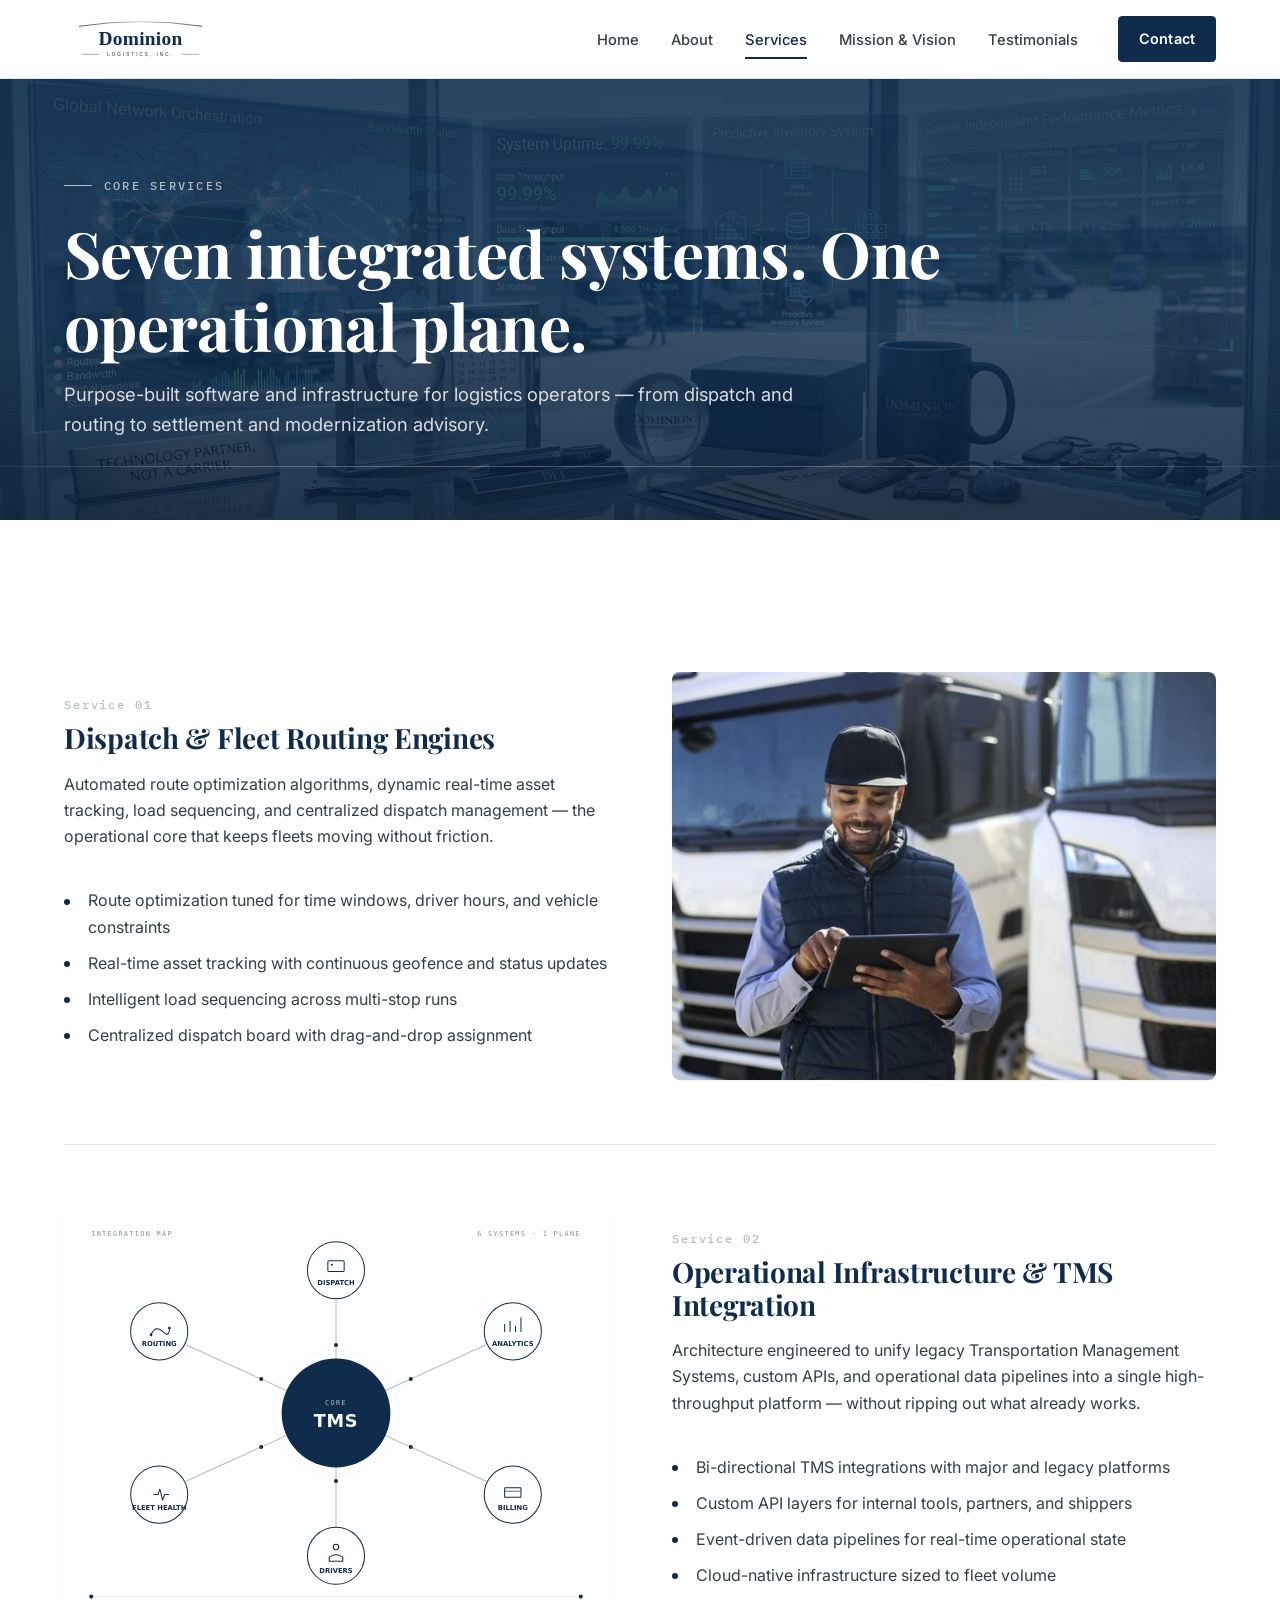
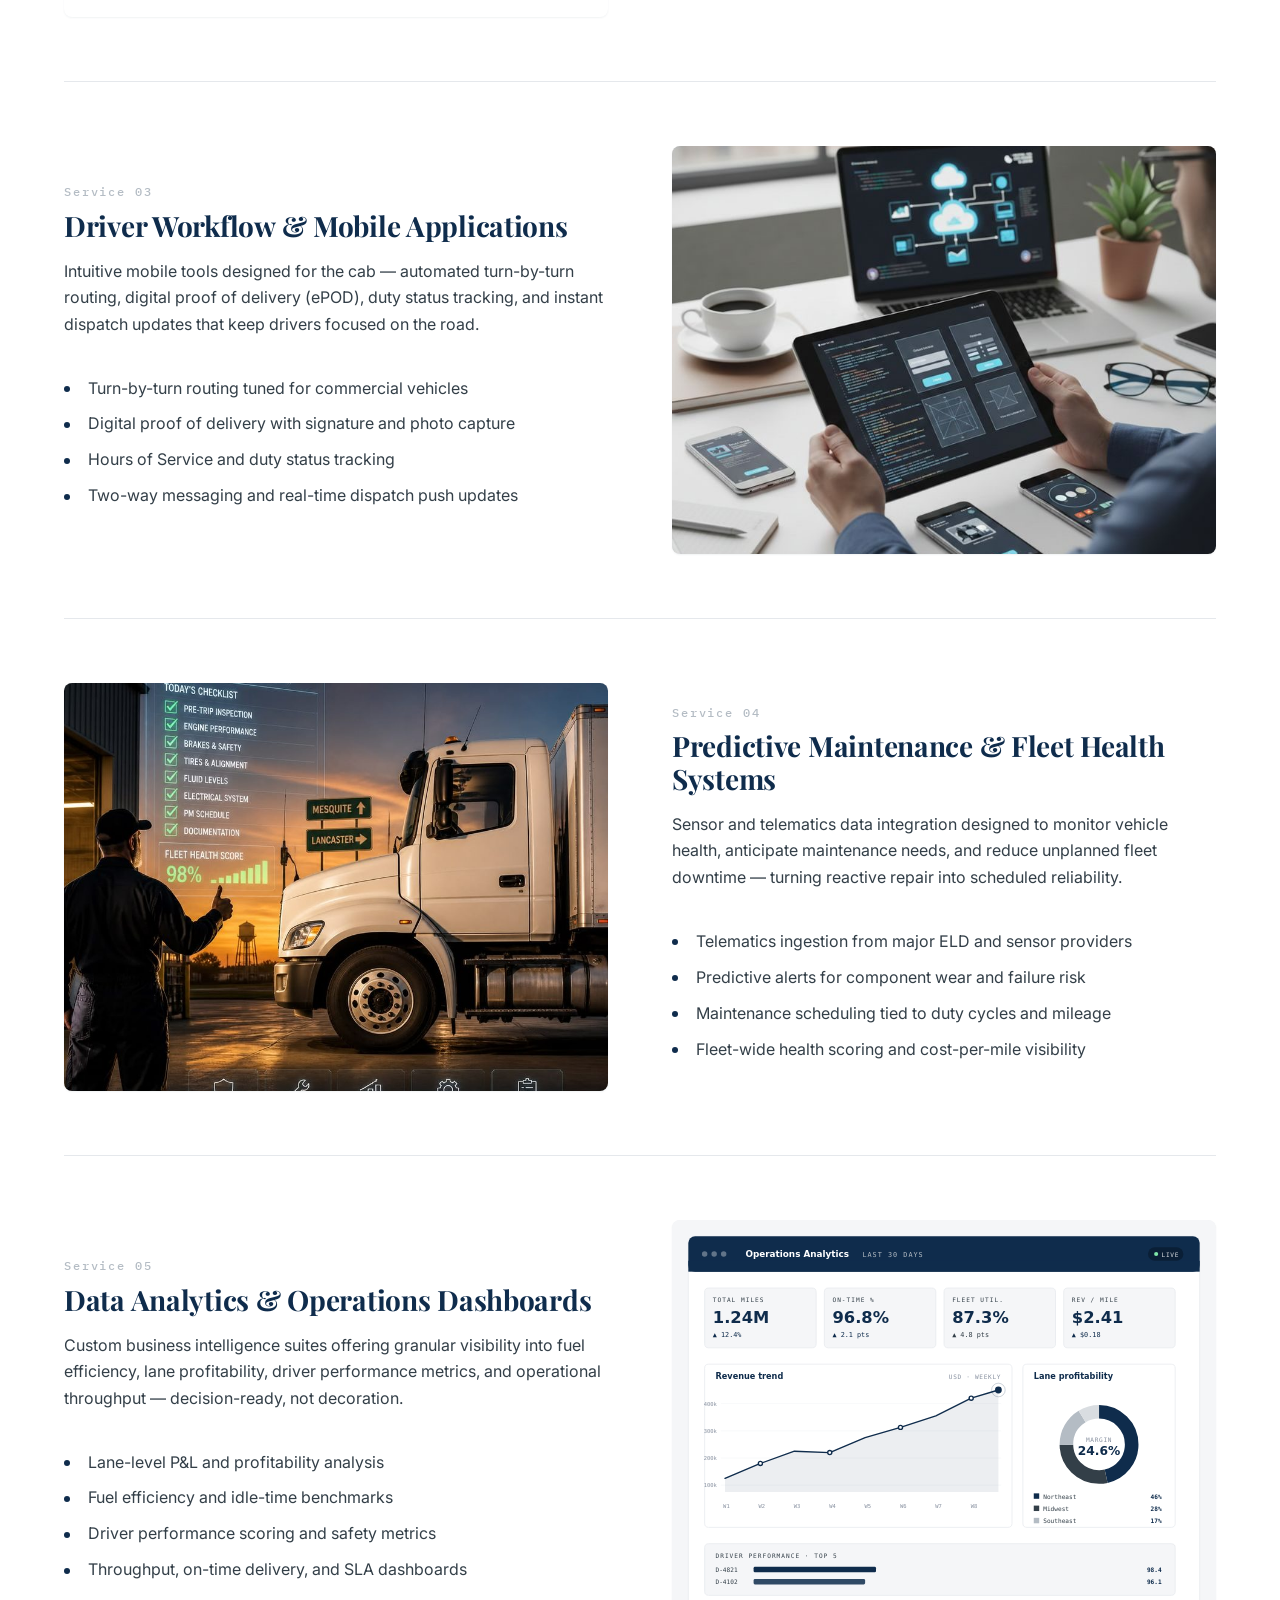
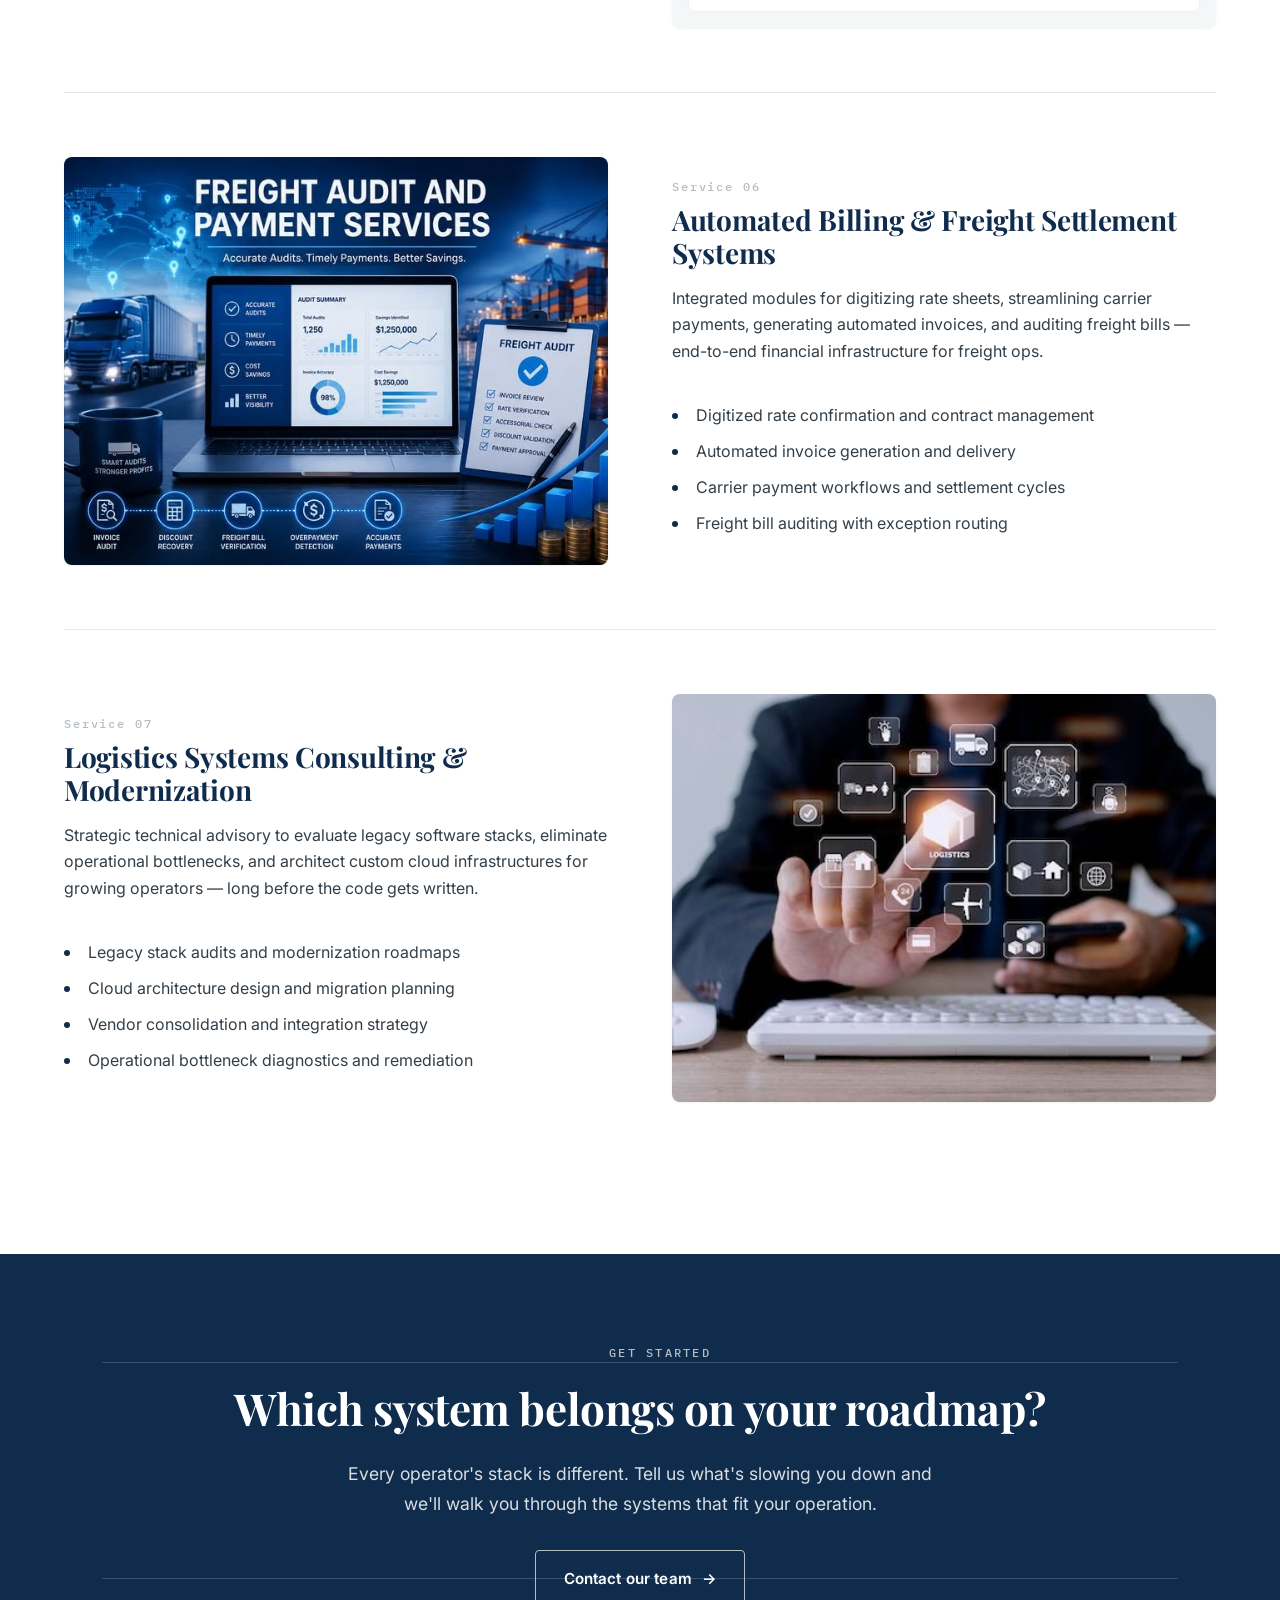
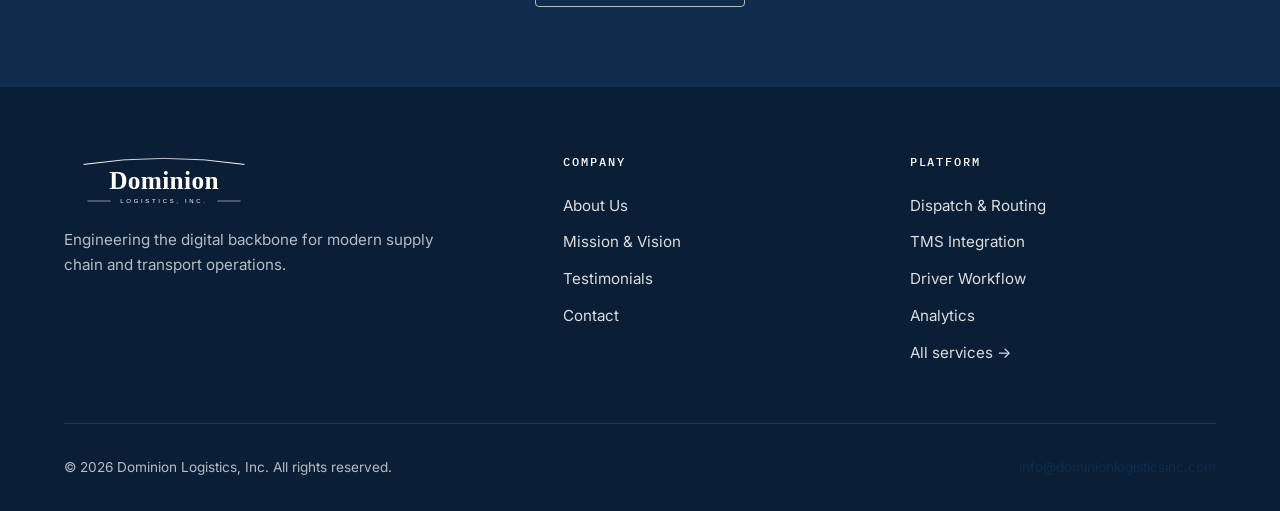
<file: services.html>
<!DOCTYPE html>
<html lang="en">
<head>
  <meta charset="UTF-8" />
  <meta name="viewport" content="width=device-width, initial-scale=1.0" />
  <meta name="description" content="Dominion Logistics services — dispatch and routing engines, TMS integration, driver mobile apps, predictive maintenance, analytics, freight settlement, and systems consulting." />
  <meta name="theme-color" content="#0F2C4C" />
  <link rel="canonical" href="https://dominionlogisticsinc.com/services.html" />

  <!-- Open Graph / Social share -->
  <meta property="og:type" content="website" />
  <meta property="og:site_name" content="Dominion Logistics, Inc." />
  <meta property="og:title" content="Services — Dominion Logistics, Inc." />
  <meta property="og:description" content="Dominion Logistics services — dispatch and routing engines, TMS integration, driver mobile apps, predictive maintenance, analytics, freight settlement, and systems consulting." />
  <meta property="og:url" content="https://dominionlogisticsinc.com/services.html" />
  <meta property="og:image" content="https://dominionlogisticsinc.com/assets/images/hero-services.jpg" />
  <meta name="twitter:card" content="summary_large_image" />
  <meta name="twitter:title" content="Services — Dominion Logistics, Inc." />
  <meta name="twitter:description" content="Dominion Logistics services — dispatch and routing engines, TMS integration, driver mobile apps, predictive maintenance, analytics, freight settlement, and systems consulting." />
  <meta name="twitter:image" content="https://dominionlogisticsinc.com/assets/images/hero-services.jpg" />

  <title>Services — Dominion Logistics, Inc.</title>

  <link rel="icon" type="image/svg+xml" href="assets/images/favicon.svg" />
  <link rel="preconnect" href="https://fonts.googleapis.com" />
  <link rel="preconnect" href="https://fonts.gstatic.com" crossorigin />
  <link href="https://fonts.googleapis.com/css2?family=Playfair+Display:wght@400;600;700&family=Inter:wght@400;500;600;700&family=IBM+Plex+Mono:wght@400;500&display=swap" rel="stylesheet" />
  <link rel="stylesheet" href="assets/css/styles.css" />
</head>
<body>

  <!-- ============ NAV ============ -->
  <header class="nav">
    <div class="nav__inner">
      <a href="index.html" class="nav__brand" aria-label="Dominion Logistics, Inc. — home">
        <img src="assets/images/logo.svg" alt="Dominion Logistics, Inc." />
      </a>
      <button class="nav__toggle" aria-label="Toggle navigation menu" aria-expanded="false" aria-controls="primary-nav">
        <span></span><span></span><span></span>
      </button>
      <ul class="nav__menu" id="primary-nav">
        <li><a class="nav__link" href="index.html">Home</a></li>
        <li><a class="nav__link" href="about.html">About</a></li>
        <li><a class="nav__link" href="services.html">Services</a></li>
        <li><a class="nav__link" href="mission-vision.html">Mission &amp; Vision</a></li>
        <li><a class="nav__link" href="testimonials.html">Testimonials</a></li>
        <li class="nav__cta"><a class="btn btn--primary" href="contact.html">Contact</a></li>
      </ul>
    </div>
  </header>

  <!-- ============ PAGE HEADER (full-bleed background) ============ -->
  <section class="page-header page-header--bg" style="background-image: url('assets/images/bg-services.jpg');">
    <div class="container">
      <span class="eyebrow">Core Services</span>
      <h1>Seven integrated systems. One operational plane.</h1>
      <p>Purpose-built software and infrastructure for logistics operators — from dispatch and routing to settlement and modernization advisory.</p>
    </div>
  </section>

  <!-- ============ SERVICE DETAILS ============ -->
  <section class="section">
    <div class="container">

      <article class="service-detail" id="dispatch-routing">
        <div class="service-detail__body">
          <span class="service-detail__num">Service 01</span>
          <h3>Dispatch &amp; Fleet Routing Engines</h3>
          <p>Automated route optimization algorithms, dynamic real-time asset tracking, load sequencing, and centralized dispatch management — the operational core that keeps fleets moving without friction.</p>
          <ul>
            <li>Route optimization tuned for time windows, driver hours, and vehicle constraints</li>
            <li>Real-time asset tracking with continuous geofence and status updates</li>
            <li>Intelligent load sequencing across multi-stop runs</li>
            <li>Centralized dispatch board with drag-and-drop assignment</li>
          </ul>
        </div>
        <div class="service-detail__media">
          <img src="assets/images/service-dispatch.jpg" alt="Fleet operator reviewing dispatch information on a tablet in front of a row of trucks." width="900" height="507" loading="lazy" />
        </div>
      </article>

      <article class="service-detail service-detail--reverse" id="tms-integration">
        <div class="service-detail__body">
          <span class="service-detail__num">Service 02</span>
          <h3>Operational Infrastructure &amp; TMS Integration</h3>
          <p>Architecture engineered to unify legacy Transportation Management Systems, custom APIs, and operational data pipelines into a single high-throughput platform — without ripping out what already works.</p>
          <ul>
            <li>Bi-directional TMS integrations with major and legacy platforms</li>
            <li>Custom API layers for internal tools, partners, and shippers</li>
            <li>Event-driven data pipelines for real-time operational state</li>
            <li>Cloud-native infrastructure sized to fleet volume</li>
          </ul>
        </div>
        <div class="service-detail__media">
          <img src="assets/images/service-tms.svg" alt="Integration hub diagram showing a central TMS core connected to Dispatch, Routing, Analytics, Billing, Drivers, and Fleet Health subsystems." width="800" height="600" loading="lazy" />
        </div>
      </article>

      <article class="service-detail" id="driver-workflow">
        <div class="service-detail__body">
          <span class="service-detail__num">Service 03</span>
          <h3>Driver Workflow &amp; Mobile Applications</h3>
          <p>Intuitive mobile tools designed for the cab — automated turn-by-turn routing, digital proof of delivery (ePOD), duty status tracking, and instant dispatch updates that keep drivers focused on the road.</p>
          <ul>
            <li>Turn-by-turn routing tuned for commercial vehicles</li>
            <li>Digital proof of delivery with signature and photo capture</li>
            <li>Hours of Service and duty status tracking</li>
            <li>Two-way messaging and real-time dispatch push updates</li>
          </ul>
        </div>
        <div class="service-detail__media">
          <img src="assets/images/service-driver.jpg" alt="Driver mobile application interfaces displayed across tablet and smartphone devices showing routing and dispatch updates." width="900" height="900" loading="lazy" />
        </div>
      </article>

      <article class="service-detail service-detail--reverse" id="predictive-maintenance">
        <div class="service-detail__body">
          <span class="service-detail__num">Service 04</span>
          <h3>Predictive Maintenance &amp; Fleet Health Systems</h3>
          <p>Sensor and telematics data integration designed to monitor vehicle health, anticipate maintenance needs, and reduce unplanned fleet downtime — turning reactive repair into scheduled reliability.</p>
          <ul>
            <li>Telematics ingestion from major ELD and sensor providers</li>
            <li>Predictive alerts for component wear and failure risk</li>
            <li>Maintenance scheduling tied to duty cycles and mileage</li>
            <li>Fleet-wide health scoring and cost-per-mile visibility</li>
          </ul>
        </div>
        <div class="service-detail__media">
          <img src="assets/images/service-maintenance.jpg" alt="Fleet maintenance dashboard with today's checklist, fleet health score of 98%, and safety metrics displayed alongside a maintenance-ready truck." width="900" height="900" loading="lazy" />
        </div>
      </article>

      <article class="service-detail" id="analytics-dashboards">
        <div class="service-detail__body">
          <span class="service-detail__num">Service 05</span>
          <h3>Data Analytics &amp; Operations Dashboards</h3>
          <p>Custom business intelligence suites offering granular visibility into fuel efficiency, lane profitability, driver performance metrics, and operational throughput — decision-ready, not decoration.</p>
          <ul>
            <li>Lane-level P&amp;L and profitability analysis</li>
            <li>Fuel efficiency and idle-time benchmarks</li>
            <li>Driver performance scoring and safety metrics</li>
            <li>Throughput, on-time delivery, and SLA dashboards</li>
          </ul>
        </div>
        <div class="service-detail__media">
          <img src="assets/images/service-analytics.svg" alt="Operations analytics dashboard showing KPI tiles, revenue trend line chart, lane profitability donut chart, and driver performance rankings." width="800" height="600" loading="lazy" />
        </div>
      </article>

      <article class="service-detail service-detail--reverse" id="billing-settlement">
        <div class="service-detail__body">
          <span class="service-detail__num">Service 06</span>
          <h3>Automated Billing &amp; Freight Settlement Systems</h3>
          <p>Integrated modules for digitizing rate sheets, streamlining carrier payments, generating automated invoices, and auditing freight bills — end-to-end financial infrastructure for freight ops.</p>
          <ul>
            <li>Digitized rate confirmation and contract management</li>
            <li>Automated invoice generation and delivery</li>
            <li>Carrier payment workflows and settlement cycles</li>
            <li>Freight bill auditing with exception routing</li>
          </ul>
        </div>
        <div class="service-detail__media">
          <img src="assets/images/service-billing.jpg" alt="Freight audit and payment services dashboard showing invoice audit, discount recovery, freight bill verification, and accurate payments workflow." width="900" height="600" loading="lazy" />
        </div>
      </article>

      <article class="service-detail" id="consulting-modernization">
        <div class="service-detail__body">
          <span class="service-detail__num">Service 07</span>
          <h3>Logistics Systems Consulting &amp; Modernization</h3>
          <p>Strategic technical advisory to evaluate legacy software stacks, eliminate operational bottlenecks, and architect custom cloud infrastructures for growing operators — long before the code gets written.</p>
          <ul>
            <li>Legacy stack audits and modernization roadmaps</li>
            <li>Cloud architecture design and migration planning</li>
            <li>Vendor consolidation and integration strategy</li>
            <li>Operational bottleneck diagnostics and remediation</li>
          </ul>
        </div>
        <div class="service-detail__media">
          <img src="assets/images/service-consulting.jpg" alt="Consultant interacting with a holographic logistics systems interface showing connected transportation, warehouse, and analytics modules." width="900" height="507" loading="lazy" />
        </div>
      </article>

    </div>
  </section>

  <!-- ============ CTA ============ -->
  <section class="cta-section">
    <div class="container cta-section__inner">
      <span class="eyebrow" style="color: var(--silver);">Get started</span>
      <h2>Which system belongs on your roadmap?</h2>
      <p>Every operator's stack is different. Tell us what's slowing you down and we'll walk you through the systems that fit your operation.</p>
      <a href="contact.html" class="btn btn--ghost">Contact our team <span class="btn__arrow">→</span></a>
    </div>
  </section>

  <!-- ============ FOOTER ============ -->
  <footer class="footer">
    <div class="container">
      <div class="footer__grid">
        <div class="footer__brand">
          <img src="assets/images/logo-white.svg" alt="Dominion Logistics, Inc." />
          <p class="footer__tagline">Engineering the digital backbone for modern supply chain and transport operations.</p>
        </div>
        <div class="footer__col">
          <h5>Company</h5>
          <ul class="footer__list">
            <li><a href="about.html">About Us</a></li>
            <li><a href="mission-vision.html">Mission &amp; Vision</a></li>
            <li><a href="testimonials.html">Testimonials</a></li>
            <li><a href="contact.html">Contact</a></li>
          </ul>
        </div>
        <div class="footer__col">
          <h5>Platform</h5>
          <ul class="footer__list">
            <li><a href="services.html#dispatch-routing">Dispatch &amp; Routing</a></li>
            <li><a href="services.html#tms-integration">TMS Integration</a></li>
            <li><a href="services.html#driver-workflow">Driver Workflow</a></li>
            <li><a href="services.html#analytics-dashboards">Analytics</a></li>
            <li><a href="services.html">All services →</a></li>
          </ul>
        </div>
      </div>
      <div class="footer__bottom">
        <span>© <span class="js-year">2026</span> Dominion Logistics, Inc. All rights reserved.</span>
        <span><a href="mailto:info@dominionlogisticsinc.com">info@dominionlogisticsinc.com</a></span>
      </div>
    </div>
  </footer>

  <script src="assets/js/main.js" defer></script>
</body>
</html>
</file>
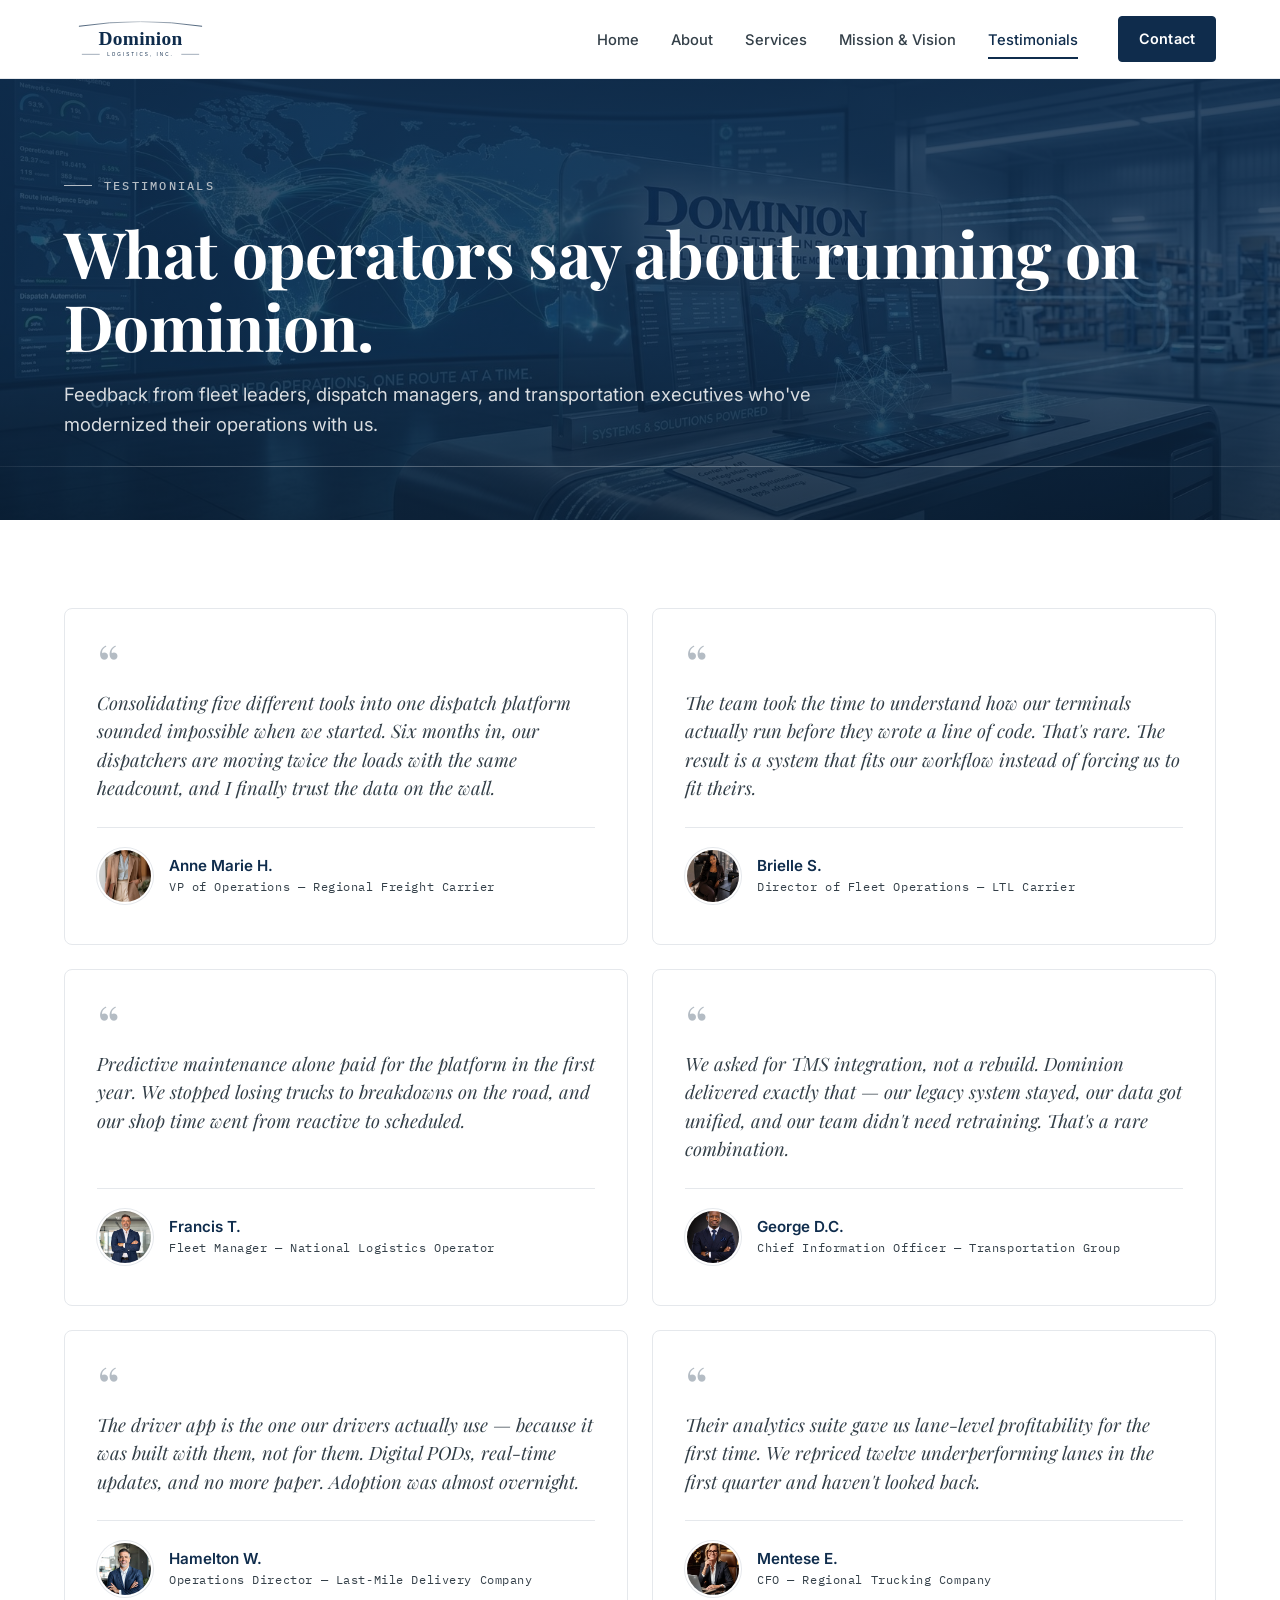
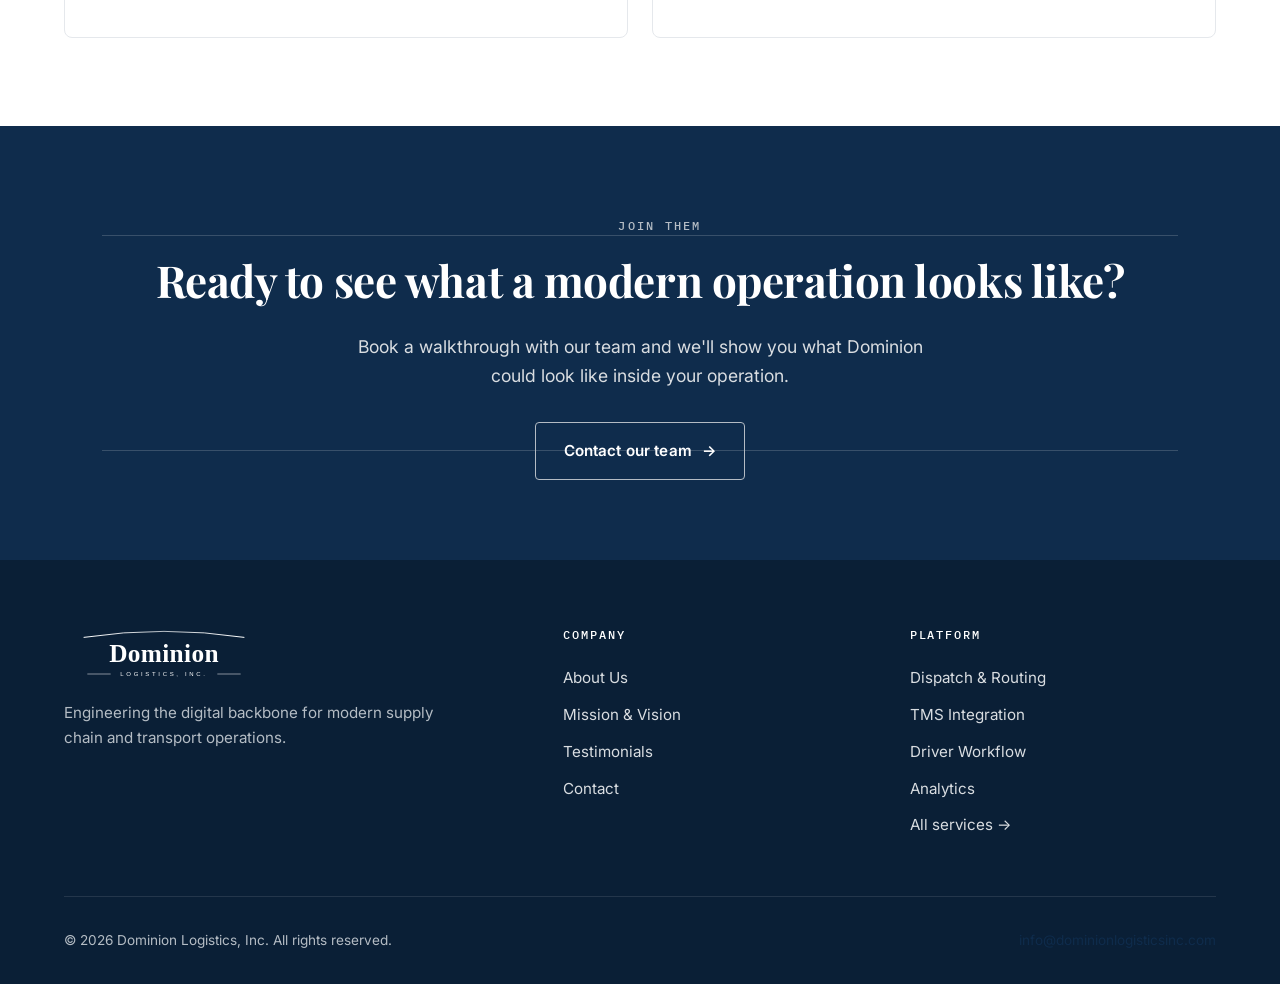
<file: testimonials.html>
<!DOCTYPE html>
<html lang="en">
<head>
  <meta charset="UTF-8" />
  <meta name="viewport" content="width=device-width, initial-scale=1.0" />
  <meta name="description" content="What logistics operators say about running on Dominion Logistics infrastructure — testimonials from fleet operators, dispatch leads, and transportation executives." />
  <meta name="theme-color" content="#0F2C4C" />
  <link rel="canonical" href="https://dominionlogisticsinc.com/testimonials.html" />

  <!-- Open Graph / Social share -->
  <meta property="og:type" content="website" />
  <meta property="og:site_name" content="Dominion Logistics, Inc." />
  <meta property="og:title" content="Testimonials — Dominion Logistics, Inc." />
  <meta property="og:description" content="What logistics operators say about running on Dominion Logistics infrastructure — testimonials from fleet operators, dispatch leads, and transportation executives." />
  <meta property="og:url" content="https://dominionlogisticsinc.com/testimonials.html" />
  <meta property="og:image" content="https://dominionlogisticsinc.com/assets/images/hero-services.jpg" />
  <meta name="twitter:card" content="summary_large_image" />
  <meta name="twitter:title" content="Testimonials — Dominion Logistics, Inc." />
  <meta name="twitter:description" content="What logistics operators say about running on Dominion Logistics infrastructure — testimonials from fleet operators, dispatch leads, and transportation executives." />
  <meta name="twitter:image" content="https://dominionlogisticsinc.com/assets/images/hero-services.jpg" />

  <title>Testimonials — Dominion Logistics, Inc.</title>

  <link rel="icon" type="image/svg+xml" href="assets/images/favicon.svg" />
  <link rel="preconnect" href="https://fonts.googleapis.com" />
  <link rel="preconnect" href="https://fonts.gstatic.com" crossorigin />
  <link href="https://fonts.googleapis.com/css2?family=Playfair+Display:wght@400;600;700&family=Inter:wght@400;500;600;700&family=IBM+Plex+Mono:wght@400;500&display=swap" rel="stylesheet" />
  <link rel="stylesheet" href="assets/css/styles.css" />
</head>
<body>

  <!-- ============ NAV ============ -->
  <header class="nav">
    <div class="nav__inner">
      <a href="index.html" class="nav__brand" aria-label="Dominion Logistics, Inc. — home">
        <img src="assets/images/logo.svg" alt="Dominion Logistics, Inc." />
      </a>
      <button class="nav__toggle" aria-label="Toggle navigation menu" aria-expanded="false" aria-controls="primary-nav">
        <span></span><span></span><span></span>
      </button>
      <ul class="nav__menu" id="primary-nav">
        <li><a class="nav__link" href="index.html">Home</a></li>
        <li><a class="nav__link" href="about.html">About</a></li>
        <li><a class="nav__link" href="services.html">Services</a></li>
        <li><a class="nav__link" href="mission-vision.html">Mission &amp; Vision</a></li>
        <li><a class="nav__link" href="testimonials.html">Testimonials</a></li>
        <li class="nav__cta"><a class="btn btn--primary" href="contact.html">Contact</a></li>
      </ul>
    </div>
  </header>

  <!-- ============ PAGE HEADER (full-bleed background) ============ -->
  <section class="page-header page-header--bg" style="background-image: url('assets/images/bg-testimonials.jpg');">
    <div class="container">
      <span class="eyebrow">Testimonials</span>
      <h1>What operators say about running on Dominion.</h1>
      <p>Feedback from fleet leaders, dispatch managers, and transportation executives who've modernized their operations with us.</p>
    </div>
  </section>

  <!--
    NOTE FOR SITE OWNER:
    The testimonial quotes below are professionally written stand-ins paired with
    the client photos and names you provided. Before publishing, replace each
    quote and role with the client's real approved statement and job title.
  -->

  <section class="section">
    <div class="container">
      <div class="testimonials-grid">

        <div class="testimonial">
          <div class="testimonial__quote-mark">&ldquo;</div>
          <p class="testimonial__quote">Consolidating five different tools into one dispatch platform sounded impossible when we started. Six months in, our dispatchers are moving twice the loads with the same headcount, and I finally trust the data on the wall.</p>
          <div class="testimonial__attr">
            <div class="testimonial__avatar">
              <img src="assets/images/testimonials/anne-marie-h.jpg" alt="Anne Marie H." width="112" height="112" loading="lazy" />
            </div>
            <div class="testimonial__attr-text">
              <span class="testimonial__name">Anne Marie H.</span>
              <span class="testimonial__role">VP of Operations — Regional Freight Carrier</span>
            </div>
          </div>
        </div>

        <div class="testimonial">
          <div class="testimonial__quote-mark">&ldquo;</div>
          <p class="testimonial__quote">The team took the time to understand how our terminals actually run before they wrote a line of code. That's rare. The result is a system that fits our workflow instead of forcing us to fit theirs.</p>
          <div class="testimonial__attr">
            <div class="testimonial__avatar">
              <img src="assets/images/testimonials/brielle-s.jpg" alt="Brielle S." width="112" height="112" loading="lazy" />
            </div>
            <div class="testimonial__attr-text">
              <span class="testimonial__name">Brielle S.</span>
              <span class="testimonial__role">Director of Fleet Operations — LTL Carrier</span>
            </div>
          </div>
        </div>

        <div class="testimonial">
          <div class="testimonial__quote-mark">&ldquo;</div>
          <p class="testimonial__quote">Predictive maintenance alone paid for the platform in the first year. We stopped losing trucks to breakdowns on the road, and our shop time went from reactive to scheduled.</p>
          <div class="testimonial__attr">
            <div class="testimonial__avatar">
              <img src="assets/images/testimonials/francis-t.jpg" alt="Francis T." width="112" height="112" loading="lazy" />
            </div>
            <div class="testimonial__attr-text">
              <span class="testimonial__name">Francis T.</span>
              <span class="testimonial__role">Fleet Manager — National Logistics Operator</span>
            </div>
          </div>
        </div>

        <div class="testimonial">
          <div class="testimonial__quote-mark">&ldquo;</div>
          <p class="testimonial__quote">We asked for TMS integration, not a rebuild. Dominion delivered exactly that — our legacy system stayed, our data got unified, and our team didn't need retraining. That's a rare combination.</p>
          <div class="testimonial__attr">
            <div class="testimonial__avatar">
              <img src="assets/images/testimonials/george-dc.jpg" alt="George D.C." width="112" height="112" loading="lazy" />
            </div>
            <div class="testimonial__attr-text">
              <span class="testimonial__name">George D.C.</span>
              <span class="testimonial__role">Chief Information Officer — Transportation Group</span>
            </div>
          </div>
        </div>

        <div class="testimonial">
          <div class="testimonial__quote-mark">&ldquo;</div>
          <p class="testimonial__quote">The driver app is the one our drivers actually use — because it was built with them, not for them. Digital PODs, real-time updates, and no more paper. Adoption was almost overnight.</p>
          <div class="testimonial__attr">
            <div class="testimonial__avatar">
              <img src="assets/images/testimonials/hamelton-w.jpg" alt="Hamelton W." width="112" height="112" loading="lazy" />
            </div>
            <div class="testimonial__attr-text">
              <span class="testimonial__name">Hamelton W.</span>
              <span class="testimonial__role">Operations Director — Last-Mile Delivery Company</span>
            </div>
          </div>
        </div>

        <div class="testimonial">
          <div class="testimonial__quote-mark">&ldquo;</div>
          <p class="testimonial__quote">Their analytics suite gave us lane-level profitability for the first time. We repriced twelve underperforming lanes in the first quarter and haven't looked back.</p>
          <div class="testimonial__attr">
            <div class="testimonial__avatar">
              <img src="assets/images/testimonials/mentese-e.jpg" alt="Mentese E." width="112" height="112" loading="lazy" />
            </div>
            <div class="testimonial__attr-text">
              <span class="testimonial__name">Mentese E.</span>
              <span class="testimonial__role">CFO — Regional Trucking Company</span>
            </div>
          </div>
        </div>

      </div>
    </div>
  </section>

  <!-- ============ CTA ============ -->
  <section class="cta-section">
    <div class="container cta-section__inner">
      <span class="eyebrow" style="color: var(--silver);">Join them</span>
      <h2>Ready to see what a modern operation looks like?</h2>
      <p>Book a walkthrough with our team and we'll show you what Dominion could look like inside your operation.</p>
      <a href="contact.html" class="btn btn--ghost">Contact our team <span class="btn__arrow">→</span></a>
    </div>
  </section>

  <!-- ============ FOOTER ============ -->
  <footer class="footer">
    <div class="container">
      <div class="footer__grid">
        <div class="footer__brand">
          <img src="assets/images/logo-white.svg" alt="Dominion Logistics, Inc." />
          <p class="footer__tagline">Engineering the digital backbone for modern supply chain and transport operations.</p>
        </div>
        <div class="footer__col">
          <h5>Company</h5>
          <ul class="footer__list">
            <li><a href="about.html">About Us</a></li>
            <li><a href="mission-vision.html">Mission &amp; Vision</a></li>
            <li><a href="testimonials.html">Testimonials</a></li>
            <li><a href="contact.html">Contact</a></li>
          </ul>
        </div>
        <div class="footer__col">
          <h5>Platform</h5>
          <ul class="footer__list">
            <li><a href="services.html#dispatch-routing">Dispatch &amp; Routing</a></li>
            <li><a href="services.html#tms-integration">TMS Integration</a></li>
            <li><a href="services.html#driver-workflow">Driver Workflow</a></li>
            <li><a href="services.html#analytics-dashboards">Analytics</a></li>
            <li><a href="services.html">All services →</a></li>
          </ul>
        </div>
      </div>
      <div class="footer__bottom">
        <span>© <span class="js-year">2026</span> Dominion Logistics, Inc. All rights reserved.</span>
        <span><a href="mailto:info@dominionlogisticsinc.com">info@dominionlogisticsinc.com</a></span>
      </div>
    </div>
  </footer>

  <script src="assets/js/main.js" defer></script>
</body>
</html>
</file>
<file: assets/css/styles.css>
/* =====================================================
   Dominion Logistics, Inc. — Design System
   ===================================================== */

/* ---- Design tokens ---- */
:root {
  --navy: #0F2C4C;
  --navy-deep: #0A1F36;
  --charcoal: #333F48;
  --silver: #B4BCC4;
  --silver-soft: #D9DDE1;
  --white: #FFFFFF;
  --neutral: #F5F6F8;
  --neutral-line: #E5E8EC;

  --font-display: 'Playfair Display', 'Times New Roman', Georgia, serif;
  --font-body: 'Inter', -apple-system, BlinkMacSystemFont, 'Segoe UI', Roboto, Helvetica, Arial, sans-serif;
  --font-mono: 'IBM Plex Mono', 'JetBrains Mono', ui-monospace, SFMono-Regular, Menlo, monospace;

  --radius-sm: 4px;
  --radius-md: 8px;

  --shadow-sm: 0 1px 2px rgba(15, 44, 76, 0.06);
  --shadow-md: 0 4px 20px rgba(15, 44, 76, 0.08);
  --shadow-lg: 0 12px 40px rgba(15, 44, 76, 0.10);

  --max-width: 1200px;
  --nav-height: 78px;

  --ease: cubic-bezier(0.22, 1, 0.36, 1);
}

/* ---- Reset & base ---- */
*, *::before, *::after { box-sizing: border-box; }
html { scroll-behavior: smooth; -webkit-text-size-adjust: 100%; }
body {
  margin: 0;
  font-family: var(--font-body);
  font-size: 16px;
  line-height: 1.65;
  color: var(--charcoal);
  background: var(--white);
  -webkit-font-smoothing: antialiased;
  -moz-osx-font-smoothing: grayscale;
}
img, svg { display: block; max-width: 100%; height: auto; }
a { color: var(--navy); text-decoration: none; transition: color 0.2s var(--ease); }
a:hover { color: var(--navy-deep); }
button { font-family: inherit; cursor: pointer; }

::selection { background: var(--navy); color: var(--white); }

/* ---- Typography scale ---- */
h1, h2, h3, h4 {
  font-family: var(--font-display);
  color: var(--navy);
  font-weight: 700;
  line-height: 1.15;
  margin: 0 0 0.6em 0;
  letter-spacing: -0.01em;
}
h1 { font-size: clamp(2.25rem, 5.2vw, 4rem); }
h2 { font-size: clamp(1.85rem, 3.5vw, 2.75rem); }
h3 { font-size: clamp(1.35rem, 2vw, 1.65rem); }
h4 { font-size: 1.15rem; font-family: var(--font-body); font-weight: 600; letter-spacing: -0.005em; }

p { margin: 0 0 1.1em 0; }
p:last-child { margin-bottom: 0; }

.eyebrow {
  font-family: var(--font-mono);
  font-size: 0.78rem;
  font-weight: 500;
  color: var(--charcoal);
  letter-spacing: 0.18em;
  text-transform: uppercase;
  margin: 0 0 1.25rem 0;
  display: inline-flex;
  align-items: center;
  gap: 0.75rem;
}
.eyebrow::before {
  content: "";
  width: 28px;
  height: 1px;
  background: var(--navy);
  display: inline-block;
}

.lead { font-size: 1.15rem; line-height: 1.6; color: var(--charcoal); max-width: 62ch; }

/* ---- Layout ---- */
.container {
  width: 100%;
  max-width: var(--max-width);
  margin: 0 auto;
  padding: 0 1.5rem;
}
.section { padding: 5.5rem 0; }
.section--tight { padding: 3.5rem 0; }
.section--neutral { background: var(--neutral); }
.section--dark { background: var(--navy); color: var(--silver-soft); }
.section--dark h1,
.section--dark h2,
.section--dark h3 { color: var(--white); }
.section--dark .eyebrow { color: var(--silver); }
.section--dark .eyebrow::before { background: var(--silver); }

/* Route/waypoint hairline divider — the signature motif */
.rule {
  position: relative;
  height: 1px;
  background: var(--silver-soft);
  margin: 0;
  max-width: var(--max-width);
  margin-left: auto;
  margin-right: auto;
}
.rule::before, .rule::after {
  content: "";
  position: absolute;
  top: 50%;
  transform: translateY(-50%);
  width: 6px;
  height: 6px;
  border-radius: 50%;
  background: var(--navy);
}
.rule::before { left: 0; }
.rule::after { right: 0; }
.rule--dark { background: rgba(180, 188, 196, 0.25); }
.rule--dark::before, .rule--dark::after { background: var(--silver); }

/* ---- Buttons ---- */
.btn {
  display: inline-flex;
  align-items: center;
  gap: 0.65rem;
  padding: 0.95rem 1.75rem;
  font-family: var(--font-body);
  font-size: 0.95rem;
  font-weight: 600;
  letter-spacing: 0.01em;
  border-radius: var(--radius-sm);
  border: 1.5px solid transparent;
  transition: all 0.25s var(--ease);
  cursor: pointer;
  white-space: nowrap;
}
.btn--primary {
  background: var(--navy);
  color: var(--white);
  border-color: var(--navy);
}
.btn--primary:hover {
  background: var(--navy-deep);
  border-color: var(--navy-deep);
  color: var(--white);
  transform: translateY(-1px);
  box-shadow: var(--shadow-md);
}
.btn--secondary {
  background: transparent;
  color: var(--navy);
  border-color: var(--navy);
}
.btn--secondary:hover {
  background: var(--navy);
  color: var(--white);
}
.btn--ghost {
  background: transparent;
  color: var(--white);
  border-color: var(--silver);
}
.btn--ghost:hover {
  background: var(--white);
  color: var(--navy);
  border-color: var(--white);
}
.btn__arrow {
  display: inline-block;
  transition: transform 0.25s var(--ease);
}
.btn:hover .btn__arrow { transform: translateX(4px); }

/* ---- Navigation ---- */
.nav {
  position: sticky;
  top: 0;
  z-index: 100;
  background: rgba(255, 255, 255, 0.96);
  backdrop-filter: saturate(180%) blur(12px);
  -webkit-backdrop-filter: saturate(180%) blur(12px);
  border-bottom: 1px solid var(--neutral-line);
}
.nav__inner {
  display: flex;
  align-items: center;
  justify-content: space-between;
  height: var(--nav-height);
  max-width: var(--max-width);
  margin: 0 auto;
  padding: 0 1.5rem;
}
.nav__brand {
  display: flex;
  align-items: center;
}
.nav__brand img { height: 46px; width: auto; }
.nav__menu {
  display: flex;
  align-items: center;
  gap: 2rem;
  list-style: none;
  margin: 0;
  padding: 0;
}
.nav__link {
  font-size: 0.92rem;
  font-weight: 500;
  color: var(--charcoal);
  padding: 0.5rem 0;
  position: relative;
}
.nav__link::after {
  content: "";
  position: absolute;
  left: 0;
  bottom: -2px;
  width: 0;
  height: 2px;
  background: var(--navy);
  transition: width 0.3s var(--ease);
}
.nav__link:hover,
.nav__link.is-active {
  color: var(--navy);
}
.nav__link:hover::after,
.nav__link.is-active::after { width: 100%; }
.nav__cta { margin-left: 0.5rem; }
.nav__cta .btn {
  padding: 0.65rem 1.25rem;
  font-size: 0.9rem;
}

/* Mobile nav toggle */
.nav__toggle {
  display: none;
  background: transparent;
  border: none;
  padding: 0.5rem;
  width: 44px;
  height: 44px;
  flex-direction: column;
  justify-content: center;
  align-items: center;
  gap: 5px;
}
.nav__toggle span {
  display: block;
  width: 24px;
  height: 2px;
  background: var(--navy);
  transition: transform 0.3s var(--ease), opacity 0.3s var(--ease);
}
.nav__toggle.is-open span:nth-child(1) { transform: translateY(7px) rotate(45deg); }
.nav__toggle.is-open span:nth-child(2) { opacity: 0; }
.nav__toggle.is-open span:nth-child(3) { transform: translateY(-7px) rotate(-45deg); }

/* ---- Hero ---- */
.hero {
  position: relative;
  padding: 6rem 0 5rem 0;
  background-color: var(--white);
  background-image: url('../images/hero-home.jpg');
  background-size: cover;
  background-position: center center;
  background-repeat: no-repeat;
  overflow: hidden;
  min-height: 640px;
  display: flex;
  align-items: center;
}
/* No overlay — background is 100% visible */
/* Route hairline signature retained */
.hero::after {
  content: "";
  position: absolute;
  top: 42%;
  left: -5%;
  right: -5%;
  height: 1px;
  background: linear-gradient(90deg, transparent, var(--silver-soft) 20%, var(--silver-soft) 80%, transparent);
  z-index: 1;
  opacity: 0.6;
}
.hero__inner {
  position: relative;
  z-index: 2;
  display: grid;
  grid-template-columns: 1fr;
  gap: 2.5rem;
  align-items: center;
  width: 100%;
}
/* Frosted-glass card holds the hero content over the visible background */
.hero__content {
  max-width: 640px;
  background: rgba(255, 255, 255, 0.86);
  backdrop-filter: blur(12px) saturate(160%);
  -webkit-backdrop-filter: blur(12px) saturate(160%);
  padding: 2.5rem 2.5rem 2rem 2.5rem;
  border-radius: 12px;
  border: 1px solid rgba(255, 255, 255, 0.5);
  box-shadow: 0 12px 48px rgba(15, 44, 76, 0.18), 0 2px 8px rgba(15, 44, 76, 0.06);
}
.hero__media {
  /* Legacy — background is now on the section itself */
  display: none;
}
.hero__media img { width: 100%; height: auto; display: block; }
/* Meta grid divider looks better inside the card */
.hero__meta {
  margin-top: 2.5rem;
  padding-top: 1.75rem;
  border-top: 1px solid var(--neutral-line);
}

/* Mobile: shrink card padding + adjust background position for portrait viewport */
@media (max-width: 899px) {
  .hero {
    background-position: center center;
    padding: 4rem 0 3.5rem 0;
    min-height: auto;
  }
  .hero__content {
    padding: 1.75rem 1.5rem 1.5rem 1.5rem;
    background: rgba(255, 255, 255, 0.92);
  }
  .hero__meta { margin-top: 1.75rem; padding-top: 1.5rem; }
}
.hero__title {
  font-size: clamp(2.15rem, 4.4vw, 3.4rem);
  line-height: 1.08;
  margin-bottom: 1.5rem;
}
.hero__title em {
  font-style: italic;
  color: var(--charcoal);
  font-weight: 400;
}
.hero__lead {
  font-size: clamp(1.05rem, 1.6vw, 1.25rem);
  color: var(--charcoal);
  max-width: 60ch;
  margin-bottom: 2rem;
  line-height: 1.6;
}
.hero__actions {
  display: flex;
  flex-wrap: wrap;
  gap: 1rem;
  align-items: center;
}
.hero__meta {
  margin-top: 3.5rem;
  display: grid;
  grid-template-columns: repeat(auto-fit, minmax(180px, 1fr));
  gap: 2rem;
  padding-top: 2rem;
  border-top: 1px solid var(--neutral-line);
}
.hero__meta-item {
  display: flex;
  flex-direction: column;
}
.hero__meta-label {
  font-family: var(--font-mono);
  font-size: 0.72rem;
  letter-spacing: 0.15em;
  text-transform: uppercase;
  color: var(--charcoal);
  margin-bottom: 0.5rem;
}
.hero__meta-value {
  font-family: var(--font-display);
  font-size: 1.4rem;
  font-weight: 700;
  color: var(--navy);
}

/* ---- Page header (non-home pages) ---- */
.page-header {
  background: var(--navy);
  color: var(--white);
  padding: 5rem 0 4.5rem 0;
  position: relative;
  overflow: hidden;
}
.page-header::before {
  content: "";
  position: absolute;
  top: 60%;
  left: -5%;
  right: -5%;
  height: 1px;
  background: linear-gradient(90deg, transparent, rgba(180, 188, 196, 0.4) 20%, rgba(180, 188, 196, 0.4) 80%, transparent);
}
.page-header .eyebrow { color: var(--silver); }
.page-header .eyebrow::before { background: var(--silver); }
.page-header h1 { color: var(--white); margin-bottom: 1rem; }
.page-header p {
  color: var(--silver-soft);
  font-size: 1.15rem;
  max-width: 65ch;
  margin-bottom: 0;
}

/* ---- Section headers ---- */
.section-head {
  max-width: 720px;
  margin: 0 auto 3.5rem auto;
  text-align: center;
}
.section-head--left { text-align: left; margin-left: 0; }
.section-head p { font-size: 1.1rem; color: var(--charcoal); }

/* ---- Two-col ---- */
.two-col {
  display: grid;
  grid-template-columns: 1fr;
  gap: 3rem;
  align-items: start;
}
@media (min-width: 900px) {
  .two-col { grid-template-columns: 1fr 1fr; gap: 4.5rem; }
  .two-col--wide-first { grid-template-columns: 1.15fr 1fr; }
}

/* ---- Media block: text + image side-by-side, alternating ---- */
.media-block {
  display: grid;
  grid-template-columns: 1fr;
  gap: 2.5rem;
  align-items: center;
}
@media (min-width: 900px) {
  .media-block { grid-template-columns: 1fr 1fr; gap: 4rem; }
  .media-block--reverse .media-block__text { order: 2; }
  .media-block--reverse .media-block__media { order: 1; }
}
.media-block__text { max-width: 560px; }
.media-block__media {
  width: 100%;
  aspect-ratio: 4 / 3;
  overflow: hidden;
  border-radius: var(--radius-md);
  box-shadow: var(--shadow-sm);
  background: var(--neutral);
}
.media-block__media img {
  width: 100%;
  height: 100%;
  object-fit: cover;
  display: block;
}
/* SVG variant — no background, subtle shadow */
.media-block__media--svg {
  background: transparent;
  box-shadow: var(--shadow-md);
  border: 1px solid var(--neutral-line);
}

/* ---- Feature list (bulleted key features) ---- */
.feature-list {
  list-style: none;
  padding: 0;
  margin: 1.75rem 0 0 0;
  display: grid;
  gap: 1.25rem;
}
.feature-list li {
  display: grid;
  grid-template-columns: 1fr;
  gap: 0.35rem;
  padding-left: 1.25rem;
  position: relative;
}
.feature-list li::before {
  content: "";
  position: absolute;
  left: 0;
  top: 0.7em;
  width: 6px;
  height: 6px;
  border-radius: 50%;
  background: var(--navy);
}
.feature-list__title {
  font-family: var(--font-body);
  font-size: 1.02rem;
  font-weight: 600;
  color: var(--navy);
}
.feature-list__desc {
  font-size: 0.95rem;
  color: var(--charcoal);
  line-height: 1.5;
}

/* ---- Mission-vision graphic wrapper ---- */
.mv-graphic {
  margin: 3.5rem auto 0 auto;
  max-width: 800px;
  padding: 2rem;
  background: var(--white);
  border: 1px solid var(--neutral-line);
  border-radius: var(--radius-md);
  box-shadow: var(--shadow-sm);
}
.mv-graphic img {
  width: 100%;
  height: auto;
  display: block;
}
@media (max-width: 640px) {
  .mv-graphic { padding: 1rem; margin-top: 2.5rem; }
}

/* ---- Full-width banner image ---- */
.banner {
  width: 100%;
  aspect-ratio: 16 / 6;
  overflow: hidden;
  border-radius: var(--radius-md);
  background: var(--neutral);
}
.banner img {
  width: 100%;
  height: 100%;
  object-fit: cover;
  display: block;
}
@media (max-width: 640px) {
  .banner { aspect-ratio: 4 / 3; }
}

/* ---- Page header with image ---- */
.page-header--media {
  padding: 0;
  background: var(--navy);
  overflow: hidden;
}
.page-header--media .page-header__grid {
  display: grid;
  grid-template-columns: 1fr;
  align-items: stretch;
  min-height: 380px;
}
@media (min-width: 900px) {
  .page-header--media .page-header__grid { grid-template-columns: 1.1fr 1fr; }
}
.page-header--media .page-header__text {
  padding: 4rem 1.5rem 4rem 1.5rem;
  max-width: 640px;
  align-self: center;
  justify-self: end;
  width: 100%;
}
@media (min-width: 900px) {
  .page-header--media .page-header__text {
    padding: 5rem 3rem 5rem 1.5rem;
    justify-self: end;
  }
}
@media (min-width: 1200px) {
  .page-header--media .page-header__text {
    padding-right: 4rem;
  }
}
.page-header--media .page-header__media {
  width: 100%;
  height: 100%;
  min-height: 260px;
  overflow: hidden;
  position: relative;
}
.page-header--media .page-header__media img {
  width: 100%;
  height: 100%;
  object-fit: cover;
  display: block;
}
.page-header--media .page-header__media::after {
  content: "";
  position: absolute;
  inset: 0;
  background: linear-gradient(90deg, rgba(15, 44, 76, 0.55) 0%, rgba(15, 44, 76, 0.15) 30%, rgba(15, 44, 76, 0) 60%);
  pointer-events: none;
}
@media (max-width: 899px) {
  .page-header--media .page-header__media { min-height: 200px; max-height: 260px; }
  .page-header--media .page-header__media::after {
    background: linear-gradient(180deg, rgba(15, 44, 76, 0) 40%, rgba(15, 44, 76, 0.4) 100%);
  }
}

/* ---- Services grid (home) ---- */
.services-grid {
  display: grid;
  grid-template-columns: 1fr;
  gap: 1.25rem;
}
@media (min-width: 640px) {
  .services-grid { grid-template-columns: repeat(2, 1fr); }
}
@media (min-width: 980px) {
  .services-grid { grid-template-columns: repeat(3, 1fr); }
}

.service-card {
  display: flex;
  flex-direction: column;
  gap: 1rem;
  padding: 2rem 1.75rem;
  background: var(--white);
  border: 1px solid var(--neutral-line);
  border-radius: var(--radius-md);
  transition: transform 0.3s var(--ease), border-color 0.3s var(--ease), box-shadow 0.3s var(--ease);
  color: var(--charcoal);
  position: relative;
  overflow: hidden;
}
.service-card::before {
  content: "";
  position: absolute;
  top: 0;
  left: 0;
  right: 0;
  height: 3px;
  background: var(--navy);
  transform: scaleX(0);
  transform-origin: left;
  transition: transform 0.4s var(--ease);
}
.service-card:hover {
  transform: translateY(-4px);
  border-color: var(--silver);
  box-shadow: var(--shadow-md);
  color: var(--charcoal);
}
.service-card:hover::before { transform: scaleX(1); }
.service-card__number {
  font-family: var(--font-mono);
  font-size: 0.78rem;
  color: var(--silver);
  letter-spacing: 0.12em;
  font-weight: 500;
}
.service-card__title {
  font-family: var(--font-display);
  font-size: 1.25rem;
  font-weight: 700;
  color: var(--navy);
  line-height: 1.25;
  margin: 0;
}
.service-card__desc {
  font-size: 0.95rem;
  line-height: 1.55;
  color: var(--charcoal);
  margin: 0;
  flex: 1;
}
.service-card__link {
  font-family: var(--font-mono);
  font-size: 0.78rem;
  letter-spacing: 0.12em;
  text-transform: uppercase;
  color: var(--navy);
  font-weight: 600;
  display: inline-flex;
  align-items: center;
  gap: 0.5rem;
  margin-top: 0.25rem;
}
.service-card__link .arrow { transition: transform 0.25s var(--ease); }
.service-card:hover .service-card__link .arrow { transform: translateX(4px); }

/* ---- Service detail (services page) — media-block layout ---- */
.service-detail {
  display: grid;
  grid-template-columns: 1fr;
  gap: 2.5rem;
  padding: 3.5rem 0;
  border-bottom: 1px solid var(--neutral-line);
  scroll-margin-top: calc(var(--nav-height) + 20px);
  align-items: center;
}
.service-detail:last-child { border-bottom: none; }
@media (min-width: 900px) {
  .service-detail { grid-template-columns: 1fr 1fr; gap: 4rem; padding: 4rem 0; }
  .service-detail--reverse .service-detail__body { order: 2; }
  .service-detail--reverse .service-detail__media { order: 1; }
}
.service-detail__media {
  width: 100%;
  aspect-ratio: 4 / 3;
  overflow: hidden;
  border-radius: var(--radius-md);
  box-shadow: var(--shadow-sm);
  background: var(--neutral);
}
.service-detail__media img {
  width: 100%;
  height: 100%;
  object-fit: cover;
  display: block;
}
.service-detail__body { display: flex; flex-direction: column; }
.service-detail__num {
  font-family: var(--font-mono);
  font-size: 0.78rem;
  color: var(--silver);
  letter-spacing: 0.15em;
  font-weight: 500;
  margin-bottom: 0.5rem;
}
.service-detail__num-big {
  display: none;
}
.service-detail__body h3 {
  font-size: 1.75rem;
  margin-bottom: 1rem;
}
.service-detail__body ul {
  margin: 1.25rem 0 0 0;
  padding: 0;
  list-style: none;
}
.service-detail__body li {
  position: relative;
  padding-left: 1.5rem;
  margin-bottom: 0.6rem;
  color: var(--charcoal);
}
.service-detail__body li::before {
  content: "";
  position: absolute;
  left: 0;
  top: 0.7em;
  width: 6px;
  height: 6px;
  border-radius: 50%;
  background: var(--navy);
}

/* ---- Value props / stats ---- */
.values-grid {
  display: grid;
  grid-template-columns: 1fr;
  gap: 2rem;
}
@media (min-width: 700px) { .values-grid { grid-template-columns: repeat(2, 1fr); } }
@media (min-width: 1000px) { .values-grid { grid-template-columns: repeat(4, 1fr); } }
.value {
  display: flex;
  flex-direction: column;
  gap: 0.75rem;
  padding: 1.75rem 1.5rem 1.75rem 1.5rem;
  border-left: 2px solid var(--silver);
  background: transparent;
}
.value__num {
  font-family: var(--font-mono);
  font-size: 0.75rem;
  color: var(--silver);
  letter-spacing: 0.15em;
}
.value__title {
  font-family: var(--font-display);
  font-size: 1.25rem;
  color: var(--navy);
  margin: 0;
  font-weight: 700;
}
.value__desc {
  font-size: 0.95rem;
  line-height: 1.55;
  color: var(--charcoal);
  margin: 0;
}
.section--dark .value { border-left-color: var(--silver); }
.section--dark .value__title { color: var(--white); }
.section--dark .value__desc { color: var(--silver-soft); }

/* ---- Mission / vision cards ---- */
.mv-grid {
  display: grid;
  grid-template-columns: 1fr;
  gap: 2rem;
}
@media (min-width: 800px) { .mv-grid { grid-template-columns: 1fr 1fr; } }
.mv-card {
  padding: 3rem 2.5rem;
  background: var(--white);
  border: 1px solid var(--neutral-line);
  border-radius: var(--radius-md);
  position: relative;
}
.mv-card__label {
  font-family: var(--font-mono);
  font-size: 0.78rem;
  letter-spacing: 0.18em;
  text-transform: uppercase;
  color: var(--silver);
  margin-bottom: 1rem;
}
.mv-card h3 {
  font-size: 1.8rem;
  margin-bottom: 1.25rem;
}
.mv-card p { font-size: 1.05rem; line-height: 1.65; }

/* Principles list */
.principles {
  list-style: none;
  padding: 0;
  margin: 2.5rem 0 0 0;
  display: grid;
  gap: 1.25rem;
}
.principle {
  display: grid;
  grid-template-columns: 60px 1fr;
  gap: 1.5rem;
  padding: 1.5rem 0;
  border-top: 1px solid var(--neutral-line);
  align-items: baseline;
}
.principle:last-child { border-bottom: 1px solid var(--neutral-line); }
.principle__num {
  font-family: var(--font-mono);
  font-size: 0.85rem;
  color: var(--silver);
  letter-spacing: 0.1em;
}
.principle__body h4 {
  font-family: var(--font-display);
  font-size: 1.15rem;
  color: var(--navy);
  margin: 0 0 0.5rem 0;
  font-weight: 700;
}
.principle__body p { margin: 0; font-size: 0.98rem; color: var(--charcoal); }

/* ---- Testimonials ---- */
.testimonials-grid {
  display: grid;
  grid-template-columns: 1fr;
  gap: 1.5rem;
}
@media (min-width: 780px) { .testimonials-grid { grid-template-columns: repeat(2, 1fr); } }
.testimonial {
  padding: 2.5rem 2rem;
  background: var(--white);
  border: 1px solid var(--neutral-line);
  border-radius: var(--radius-md);
  display: flex;
  flex-direction: column;
  gap: 1.5rem;
}
.testimonial__quote-mark {
  font-family: var(--font-display);
  font-size: 3.5rem;
  line-height: 0.5;
  color: var(--silver);
  height: 1rem;
}
.testimonial__quote {
  font-family: var(--font-display);
  font-size: 1.15rem;
  line-height: 1.55;
  color: var(--charcoal);
  font-style: italic;
  margin: 0;
  flex: 1;
}
.testimonial__attr {
  display: flex;
  align-items: center;
  gap: 1rem;
  padding-top: 1.25rem;
  border-top: 1px solid var(--neutral-line);
}
.testimonial__avatar {
  width: 56px;
  height: 56px;
  border-radius: 50%;
  overflow: hidden;
  flex-shrink: 0;
  background: var(--neutral);
  border: 2px solid var(--white);
  box-shadow: 0 0 0 1px var(--neutral-line);
}
.testimonial__avatar img {
  width: 100%;
  height: 100%;
  object-fit: cover;
  display: block;
}
.testimonial__attr-text {
  display: flex;
  flex-direction: column;
  gap: 0.25rem;
  min-width: 0;
}
.testimonial__name {
  font-weight: 600;
  color: var(--navy);
  font-size: 0.95rem;
  line-height: 1.2;
}
.testimonial__role {
  font-family: var(--font-mono);
  font-size: 0.72rem;
  color: var(--charcoal);
  letter-spacing: 0.05em;
  line-height: 1.4;
}

/* ---- Contact ---- */
.contact-grid {
  display: grid;
  grid-template-columns: 1fr;
  gap: 3rem;
}
@media (min-width: 900px) {
  .contact-grid { grid-template-columns: 1fr 1.15fr; gap: 4rem; }
}

.contact-info {
  display: flex;
  flex-direction: column;
  gap: 2rem;
}
.contact-info__item {
  display: flex;
  flex-direction: column;
  gap: 0.4rem;
  padding-bottom: 1.5rem;
  border-bottom: 1px solid var(--neutral-line);
}
.contact-info__item:last-child { border-bottom: none; padding-bottom: 0; }
.contact-info__label {
  font-family: var(--font-mono);
  font-size: 0.75rem;
  letter-spacing: 0.15em;
  text-transform: uppercase;
  color: var(--charcoal);
}
.contact-info__value {
  font-family: var(--font-display);
  font-size: 1.35rem;
  font-weight: 700;
  color: var(--navy);
  word-break: break-word;
}
.contact-info__value a { color: var(--navy); }
.contact-info__value a:hover { color: var(--navy-deep); text-decoration: underline; text-underline-offset: 4px; }

.form {
  display: flex;
  flex-direction: column;
  gap: 1.25rem;
  padding: 2.5rem 2rem;
  background: var(--white);
  border: 1px solid var(--neutral-line);
  border-radius: var(--radius-md);
}
.form__row { display: grid; grid-template-columns: 1fr; gap: 1.25rem; }
@media (min-width: 640px) { .form__row { grid-template-columns: 1fr 1fr; } }
.form__field { display: flex; flex-direction: column; gap: 0.4rem; }
.form__label {
  font-family: var(--font-mono);
  font-size: 0.75rem;
  letter-spacing: 0.12em;
  text-transform: uppercase;
  color: var(--charcoal);
  font-weight: 500;
}
.form__label .required { color: var(--navy); }
.form__input,
.form__select,
.form__textarea {
  font-family: var(--font-body);
  font-size: 1rem;
  padding: 0.85rem 1rem;
  border: 1px solid var(--neutral-line);
  border-radius: var(--radius-sm);
  background: var(--white);
  color: var(--charcoal);
  transition: border-color 0.2s var(--ease), box-shadow 0.2s var(--ease);
  width: 100%;
}
.form__input:focus,
.form__select:focus,
.form__textarea:focus {
  outline: none;
  border-color: var(--navy);
  box-shadow: 0 0 0 3px rgba(15, 44, 76, 0.1);
}
.form__textarea { min-height: 140px; resize: vertical; }
.form__note {
  font-size: 0.85rem;
  color: var(--charcoal);
}
.form__status {
  padding: 1rem 1.25rem;
  background: rgba(15, 44, 76, 0.06);
  border-left: 3px solid var(--navy);
  color: var(--navy);
  font-size: 0.95rem;
  border-radius: var(--radius-sm);
  display: none;
}
.form__status.is-visible { display: block; }

/* ---- Section with background image (dark overlay) ---- */
.section--bg {
  position: relative;
  background: var(--navy) center/cover no-repeat;
  color: var(--silver-soft);
  isolation: isolate;
}
.section--bg::before {
  content: "";
  position: absolute;
  inset: 0;
  background: linear-gradient(135deg, rgba(15, 44, 76, 0.92) 0%, rgba(15, 44, 76, 0.82) 60%, rgba(10, 31, 54, 0.90) 100%);
  z-index: -1;
}
.section--bg h1,
.section--bg h2,
.section--bg h3 { color: var(--white); }
.section--bg .eyebrow { color: var(--silver); }
.section--bg .eyebrow::before { background: var(--silver); }
.section--bg .value { border-left-color: var(--silver); }
.section--bg .value__title { color: var(--white); }
.section--bg .value__desc { color: var(--silver-soft); }

/* ---- Page header with full-width background image + navy overlay ---- */
.page-header--bg {
  padding: 0;
  background-color: var(--navy);
  background-size: cover;
  background-position: center center;
  background-repeat: no-repeat;
  position: relative;
  overflow: hidden;
}
.page-header--bg::before {
  content: "";
  position: absolute;
  top: 0;
  right: 0;
  bottom: 0;
  left: 0;
  height: auto;
  width: auto;
  background: linear-gradient(180deg,
    rgba(15, 44, 76, 0.88) 0%,
    rgba(15, 44, 76, 0.78) 55%,
    rgba(10, 31, 54, 0.86) 100%);
  z-index: 1;
}
.page-header--bg::after {
  /* Route hairline motif */
  content: "";
  position: absolute;
  bottom: 12%;
  left: -5%;
  right: -5%;
  height: 1px;
  background: linear-gradient(90deg, transparent, rgba(180, 188, 196, 0.4) 20%, rgba(180, 188, 196, 0.4) 80%, transparent);
  z-index: 2;
}
.page-header--bg .container {
  padding-top: 5.5rem;
  padding-bottom: 5rem;
  position: relative;
  z-index: 3;
}
.page-header--bg .eyebrow { color: var(--silver); }
.page-header--bg .eyebrow::before { background: var(--silver); }
.page-header--bg h1 { color: var(--white); margin-bottom: 1rem; }
.page-header--bg p {
  color: var(--silver-soft);
  font-size: 1.15rem;
  max-width: 65ch;
  margin-bottom: 0;
}
@media (max-width: 640px) {
  .page-header--bg .container {
    padding-top: 3.5rem;
    padding-bottom: 3rem;
  }
}

/* ---- Video showcase section ---- */
.videos {
  padding: 5.5rem 0;
  background: var(--white);
}
.videos-grid {
  display: grid;
  gap: 1.5rem;
  margin-top: 3rem;
}
/* Featured (wide/square) video on top row */
.videos-grid__featured {
  width: 100%;
  aspect-ratio: 16 / 9;
  border-radius: var(--radius-md);
  overflow: hidden;
  background: var(--navy-deep);
  position: relative;
  box-shadow: var(--shadow-md);
}
.videos-grid__pair {
  display: grid;
  grid-template-columns: 1fr;
  gap: 1.5rem;
}
@media (min-width: 720px) {
  .videos-grid__pair { grid-template-columns: 1fr 1fr; }
}
.video-card {
  width: 100%;
  aspect-ratio: 9 / 16;
  border-radius: var(--radius-md);
  overflow: hidden;
  background: var(--navy-deep);
  position: relative;
  box-shadow: var(--shadow-md);
  max-height: 640px;
  margin: 0 auto;
}
/* Constrain portrait video card width so it doesn't dwarf the layout */
@media (min-width: 720px) {
  .video-card { max-width: 380px; }
}
.video-card--square {
  aspect-ratio: 1 / 1;
  max-width: none;
}
.videos-grid video,
.videos-grid__featured video,
.video-card video {
  width: 100%;
  height: 100%;
  object-fit: cover;
  display: block;
}
/* Caption ribbon at the bottom of each video */
.video-card__caption {
  position: absolute;
  left: 0;
  right: 0;
  bottom: 0;
  padding: 1rem 1.25rem;
  background: linear-gradient(180deg, transparent 0%, rgba(10, 31, 54, 0.85) 100%);
  color: var(--white);
  pointer-events: none;
}
.video-card__caption-eyebrow {
  font-family: var(--font-mono);
  font-size: 0.72rem;
  letter-spacing: 0.15em;
  text-transform: uppercase;
  color: var(--silver);
  display: block;
  margin-bottom: 0.25rem;
}
.video-card__caption-title {
  font-family: var(--font-display);
  font-size: 1.05rem;
  font-weight: 600;
  color: var(--white);
  line-height: 1.25;
}

/* ---- Contact hero image ---- */
.contact-hero {
  width: 100%;
  aspect-ratio: 3 / 2;
  overflow: hidden;
  border-radius: var(--radius-md);
  box-shadow: var(--shadow-sm);
  background: var(--neutral);
  margin-bottom: 2rem;
}
.contact-hero img {
  width: 100%;
  height: 100%;
  object-fit: cover;
  display: block;
}

/* ---- CTA section ---- */
.cta-section {
  background: var(--navy);
  color: var(--white);
  padding: 5rem 0;
  text-align: center;
  position: relative;
  overflow: hidden;
}
.cta-section::before,
.cta-section::after {
  content: "";
  position: absolute;
  height: 1px;
  left: 8%;
  right: 8%;
  background: rgba(180, 188, 196, 0.25);
}
.cta-section::before { top: 25%; }
.cta-section::after { bottom: 25%; }
.cta-section h2 { color: var(--white); }
.cta-section p { color: var(--silver-soft); max-width: 55ch; margin: 0 auto 2rem auto; font-size: 1.1rem; }
.cta-section__inner { position: relative; z-index: 1; }

/* ---- Footer ---- */
.footer {
  background: var(--navy-deep);
  color: var(--silver-soft);
  padding: 4rem 0 2rem 0;
}
.footer__grid {
  display: grid;
  grid-template-columns: 1fr;
  gap: 2.5rem;
  margin-bottom: 3rem;
}
@media (min-width: 720px) {
  .footer__grid { grid-template-columns: 1.5fr 1fr 1fr; }
}
.footer__brand img { height: 60px; width: auto; margin-bottom: 1rem; }
.footer__tagline { font-size: 0.95rem; color: var(--silver); max-width: 40ch; }
.footer__col h5 {
  font-family: var(--font-mono);
  font-size: 0.78rem;
  letter-spacing: 0.15em;
  text-transform: uppercase;
  color: var(--white);
  margin: 0 0 1.25rem 0;
  font-weight: 500;
}
.footer__list { list-style: none; padding: 0; margin: 0; }
.footer__list li { margin-bottom: 0.65rem; }
.footer__list a {
  color: var(--silver-soft);
  font-size: 0.95rem;
  transition: color 0.2s var(--ease);
}
.footer__list a:hover { color: var(--white); }
.footer__bottom {
  padding-top: 2rem;
  border-top: 1px solid rgba(180, 188, 196, 0.15);
  display: flex;
  flex-direction: column;
  gap: 0.75rem;
  align-items: center;
  justify-content: space-between;
  font-size: 0.85rem;
  color: var(--silver);
}
@media (min-width: 600px) { .footer__bottom { flex-direction: row; } }

/* ---- Responsive nav (mobile) ---- */
@media (max-width: 960px) {
  .nav__toggle { display: flex; }
  .nav__menu {
    position: fixed;
    top: var(--nav-height);
    left: 0;
    right: 0;
    background: var(--white);
    flex-direction: column;
    align-items: stretch;
    gap: 0;
    padding: 1rem 1.5rem 2rem 1.5rem;
    border-bottom: 1px solid var(--neutral-line);
    transform: translateY(-120%);
    transition: transform 0.35s var(--ease);
    max-height: calc(100vh - var(--nav-height));
    overflow-y: auto;
  }
  .nav__menu.is-open { transform: translateY(0); }
  .nav__menu li {
    border-bottom: 1px solid var(--neutral-line);
  }
  .nav__menu li:last-child { border-bottom: none; }
  .nav__link {
    display: block;
    padding: 1rem 0;
    font-size: 1rem;
  }
  .nav__link::after { display: none; }
  .nav__cta { margin: 1rem 0 0 0; }
  .nav__cta .btn {
    width: 100%;
    justify-content: center;
    padding: 0.85rem 1rem;
    font-size: 0.95rem;
  }
}

/* ---- Smaller adjustments ---- */
@media (max-width: 640px) {
  .section { padding: 3.5rem 0; }
  .hero { padding: 4rem 0 3.5rem 0; }
  .hero__meta { gap: 1.5rem; }
  .page-header { padding: 3.5rem 0 3rem 0; }
  .mv-card { padding: 2rem 1.5rem; }
  .form { padding: 1.75rem 1.25rem; }
  .service-card { padding: 1.75rem 1.5rem; }
  .cta-section { padding: 3.5rem 0; }
  .footer { padding: 3rem 0 1.5rem 0; }
  .nav__brand img { height: 38px; }
  .footer__brand img { height: 50px; }
}

/* Reduced-motion respect */
@media (prefers-reduced-motion: reduce) {
  *, *::before, *::after {
    animation-duration: 0.01ms !important;
    transition-duration: 0.01ms !important;
  }
  html { scroll-behavior: auto; }
}

/* Focus visible for keyboard users */
:focus-visible {
  outline: 2px solid var(--navy);
  outline-offset: 3px;
  border-radius: 2px;
}
</file>
